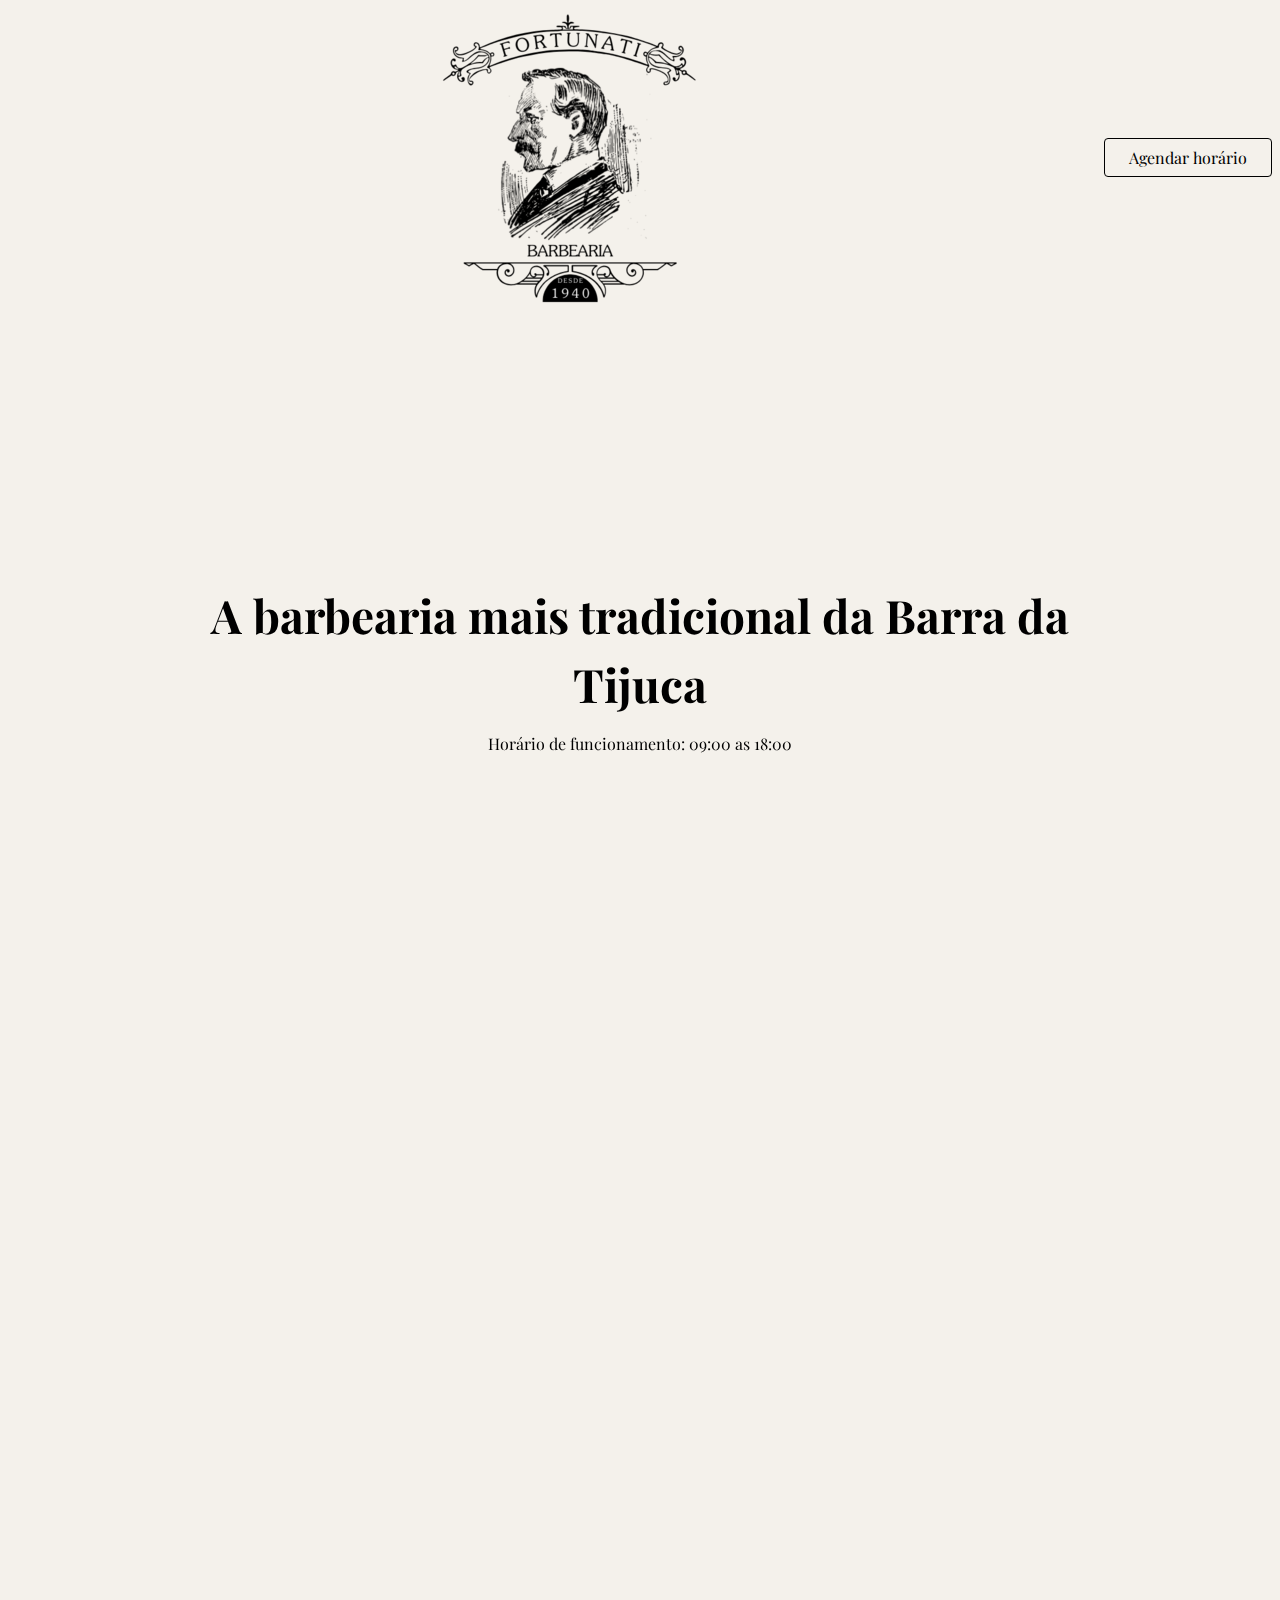
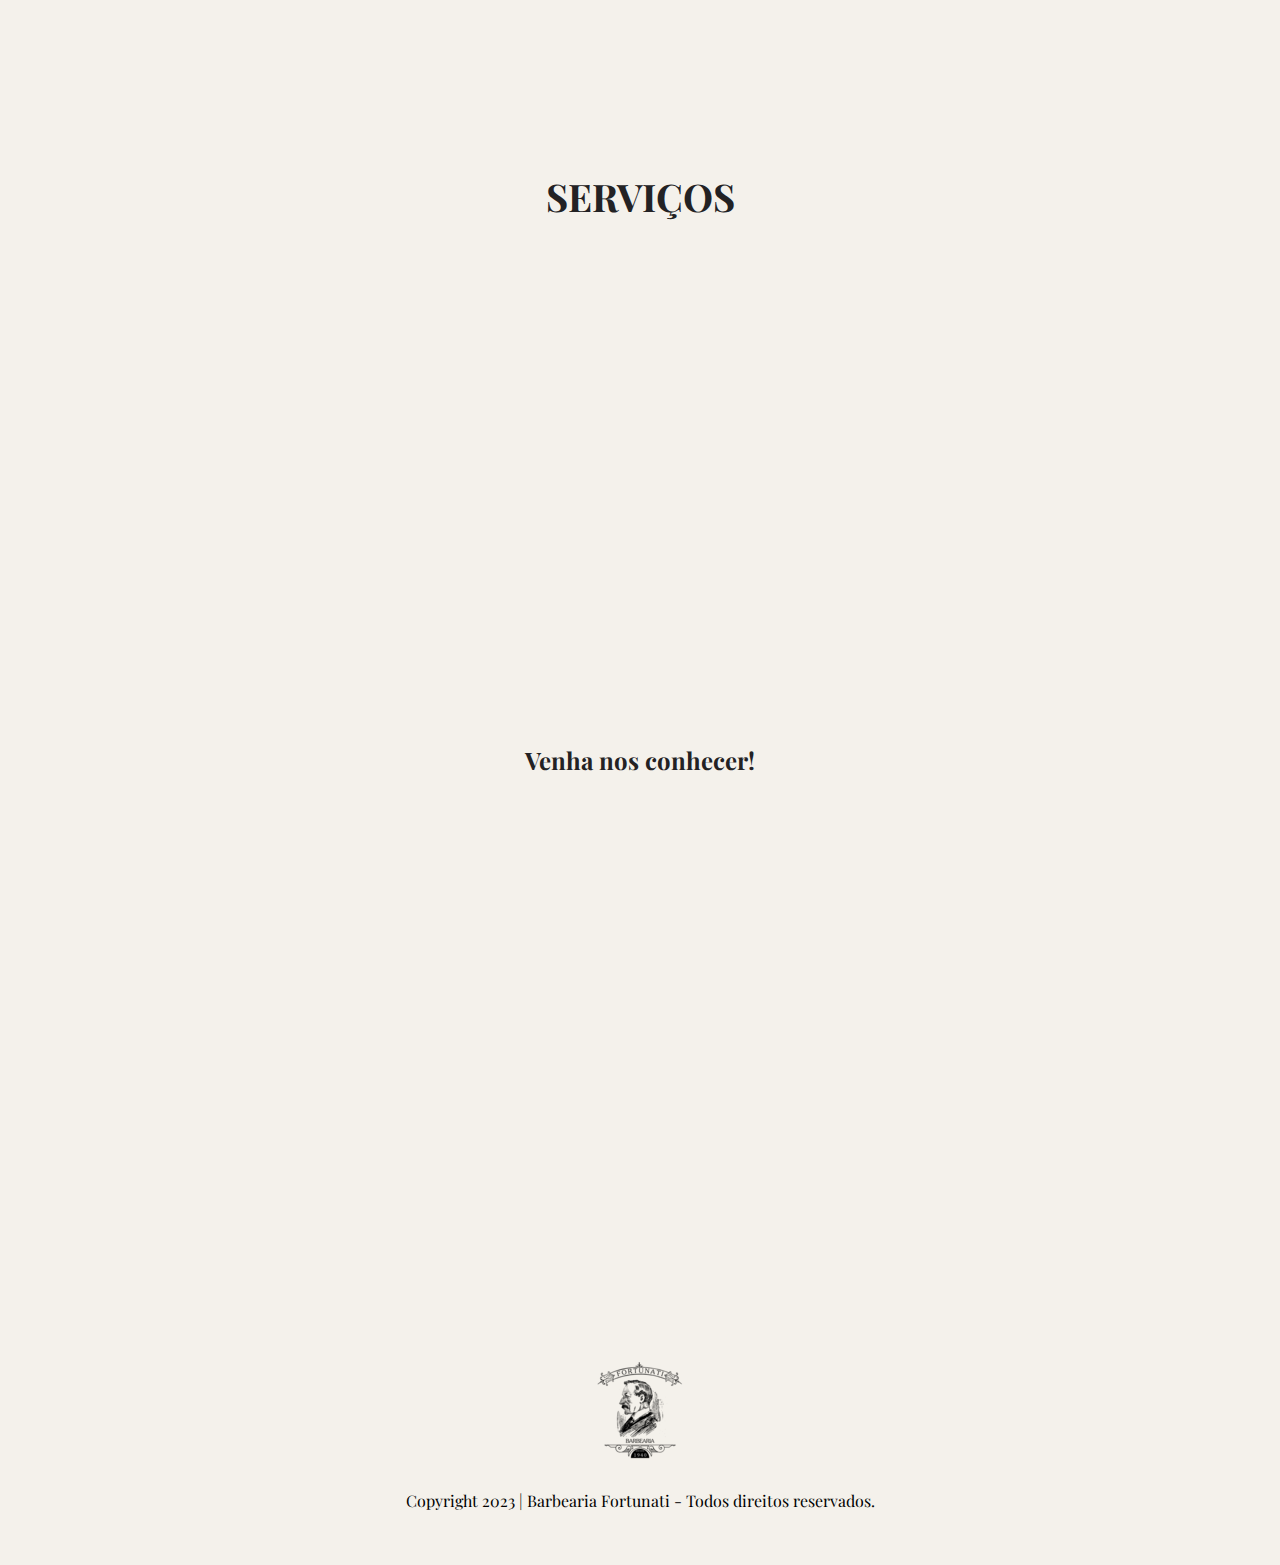
<file: barbearia_julia/Landing Page/index.html>
<!DOCTYPE html>
<html lang="pt-br">
<head>
  <meta charset="UTF-8">
  <meta name="viewport" content="width=device-width, initial-scale=1.0">

  <link href="https://unpkg.com/aos@2.3.1/dist/aos.css" rel="stylesheet" />
  <link rel="preconnect" href="https://fonts.googleapis.com" />
  <link rel="preconnect" href="https://fonts.gstatic.com" crossorigin />
  <link href="https://fonts.googleapis.com/css2?family=Sora:wght@300;400;500;600&display=swap" rel="stylesheet" />

  <link rel="stylesheet" href="https://cdnjs.cloudflare.com/ajax/libs/font-awesome/6.0.0-beta3/css/all.min.css" integrity="sha512-Fo3rlrZj/k7ujTnHg4CGR2D7kSs0v4LLanw2qksYuRlEzO+tcaEPQogQ0KaoGN26/zrn20ImR1DfuLWnOo7aBA==" crossorigin="anonymous" referrerpolicy="no-referrer" />

  <link rel="stylesheet" href="style.css" />
  <script src="https://unpkg.com/aos@2.3.1/dist/aos.js"></script>
  <style>
    @import url('https://fonts.googleapis.com/css2?family=Playfair+Display&display=swap');
  </style>


  <title>Barbearia Fortunati</title>
</head>
<body>
  <!-- HEADER -->
  <div class="bg-home">
    <header>

      <nav class="header-content container">
        <div class="header-icons" data-aos="fade-down">
          <a href="www.instagram.com/barbeariafortunati" target="_blank">
           <i class="fa-brands fa-instagram fa-2x"></i>   
          </a>
          <a href="www.facebook.com/barbeariafortunati" target="_blank">
            <i class="fa-brands fa-facebook fa-2x"></i>   
          </a>
          <a href="www.tiktok.com/barbeariafortunati">
            <i class="fa-brands fa-tiktok fa-2x"></i>   
          </a>
        </div>

        <div id="logouaua" class="header-logo"  data-aos-delay="300">
          <img 
            
            src="./imagens/logobarbearia300px.png" 
         
          />
        </div>

        <div >
          <a class="header-button" href="https://api.whatsapp.com/send?phone=5561999639758&text=Quero%20fazer%20um%20site%20hoje!">
            Agendar horário
          </a>
        </div>

      </nav>

      <main class="hero container" data-aos="fade-up" data-aos-delay="400">
        <h1>A barbearia mais tradicional da Barra da Tijuca</h1>
        <p>Horário de funcionamento: 09:00 as 18:00</p>
    
      </main>

    </header>

  </div>

  <!-- ABOUT -->
  <section class="about">
    <div class="container about-content">
      <div data-aos="zoom-in" data-aos-delay="100">
        <img 
          src="imagens/cadeirabarbeiro.jpg" 
          alt="Imagem sobre a barbearia"
        />
      </div>

      <div 
        class="about-description"
        data-aos="zoom-out-left" data-aos-delay="250"
      >
        <h2 style="text-align: center;">Sobre nós</h2>
        <p> Criado por Ivaldino Fortunati em 1940, o espaço que se encontra no coração da Barra da Tijuca foi construido com muito amor por toda a família Fortunati. 
          A família é constituída de 4 barbeiros, todos aprenderam com o pai a barbear e estão todos trabalhando na loja! </p>
        
      </div>

    </div>
  </section>

  <!-- SERVICES -->

  <section class="services">

    <div class="services-content container">
      <h2>Serviços</h2>
    
    </div>

    <section class="haircuts">

      <div class="haircut" data-aos="fade-up" data-aos-delay="150">
        <img
          src="imagens/cortenormal].jpg"
          alt="Corte normal"
        />
        <div class="haircut-info">
          <strong>Corte normal</strong>
          <button>
            R$ 45,00
          </button>
        </div>
      </div>

      <div class="haircut" data-aos="fade-up" data-aos-delay="250">
        <img
          src="imagens/barbacompleta.jpg"
          alt="Barba completa"
        />
        <div class="haircut-info">
          <strong>Barba completa</strong>
          <button>
            R$ 35,00
          </button>
        </div>
      </div>

      <div class="haircut" data-aos="fade-up" data-aos-delay="400">
        <img
          src="imagens/corteebarba.jpg"
          alt="Corte e barba"
        />
        <div class="haircut-info">
          <strong>Corte e barba</strong>
          <button>
            R$ 85,00
          </button>
        </div>
      </div>

    </section>

  </section>

  <!-- FOOTER -->

  <div class="services">
    <h2>Venha nos conhecer!</h2>
  </div>

  <iframe
  width="100%"
  
    <iframe src="https://www.google.com/maps/embed?pb=!1m18!1m12!1m3!1d58765.19395489103!2d-43.40857962961454!3d-22.993475710590513!2m3!1f0!2f0!3f0!3m2!1i1024!2i768!4f13.1!3m3!1m2!1s0x9bda4a27b6fe5d%3A0x63c3f6d1d89e0f4e!2sBarra%20da%20Tijuca%2C%20Rio%20de%20Janeiro%20-%20RJ!5e0!3m2!1spt-BR!2sbr!4v1700154604732!5m2!1spt-BR!2sbr" width="600" height="450" style="border:0;" allowfullscreen="" loading="lazy" referrerpolicy="no-referrer-when-downgrade" ></iframe>

  <footer class="footer">
    <div class="footer-icons">
      <a href="instagram.com/barbeariafortunati" target="_blank">
        <i class="fa-brands fa-instagram fa-2x"></i>   
       </a>
       <a href="facebook.com/barbeariafortunati">
         <i class="fa-brands fa-facebook fa-2x"></i>   
       </a>
       <a href="tiktok.com/barbeariafortunati">
         <i class="fa-brands fa-tiktok fa-2x"></i>   
       </a>
    </div>

    <div >
      <a href="#logouaua">
      <img 
        src="imagens/logobarbeariamenor.png" 
        alt="Logo barbearia"
        href="index.html"
      />
      </a>
    </div>

    <p>Copyright 2023 | Barbearia Fortunati - Todos direitos reservados.</p>
  </footer>

  <!-- Button Whatsapp -->

  <a 
   href="https://api.whatsapp.com/send?phone=5561999639758&text=Quero%20fazer%20um%20site%20hoje!"
   class="btn-whatsapp"
   target="_blank"
   data-aos="zoom-in-up" data-aos-delay="400"
  >
    <img src="assets/whatssapp.svg" alt="Botao whatsapp" />
    <span class="tooltip-text">Agende seu horário</span>
  </a>


  <script src="script.js"></script>
</body>
</html>
</file>
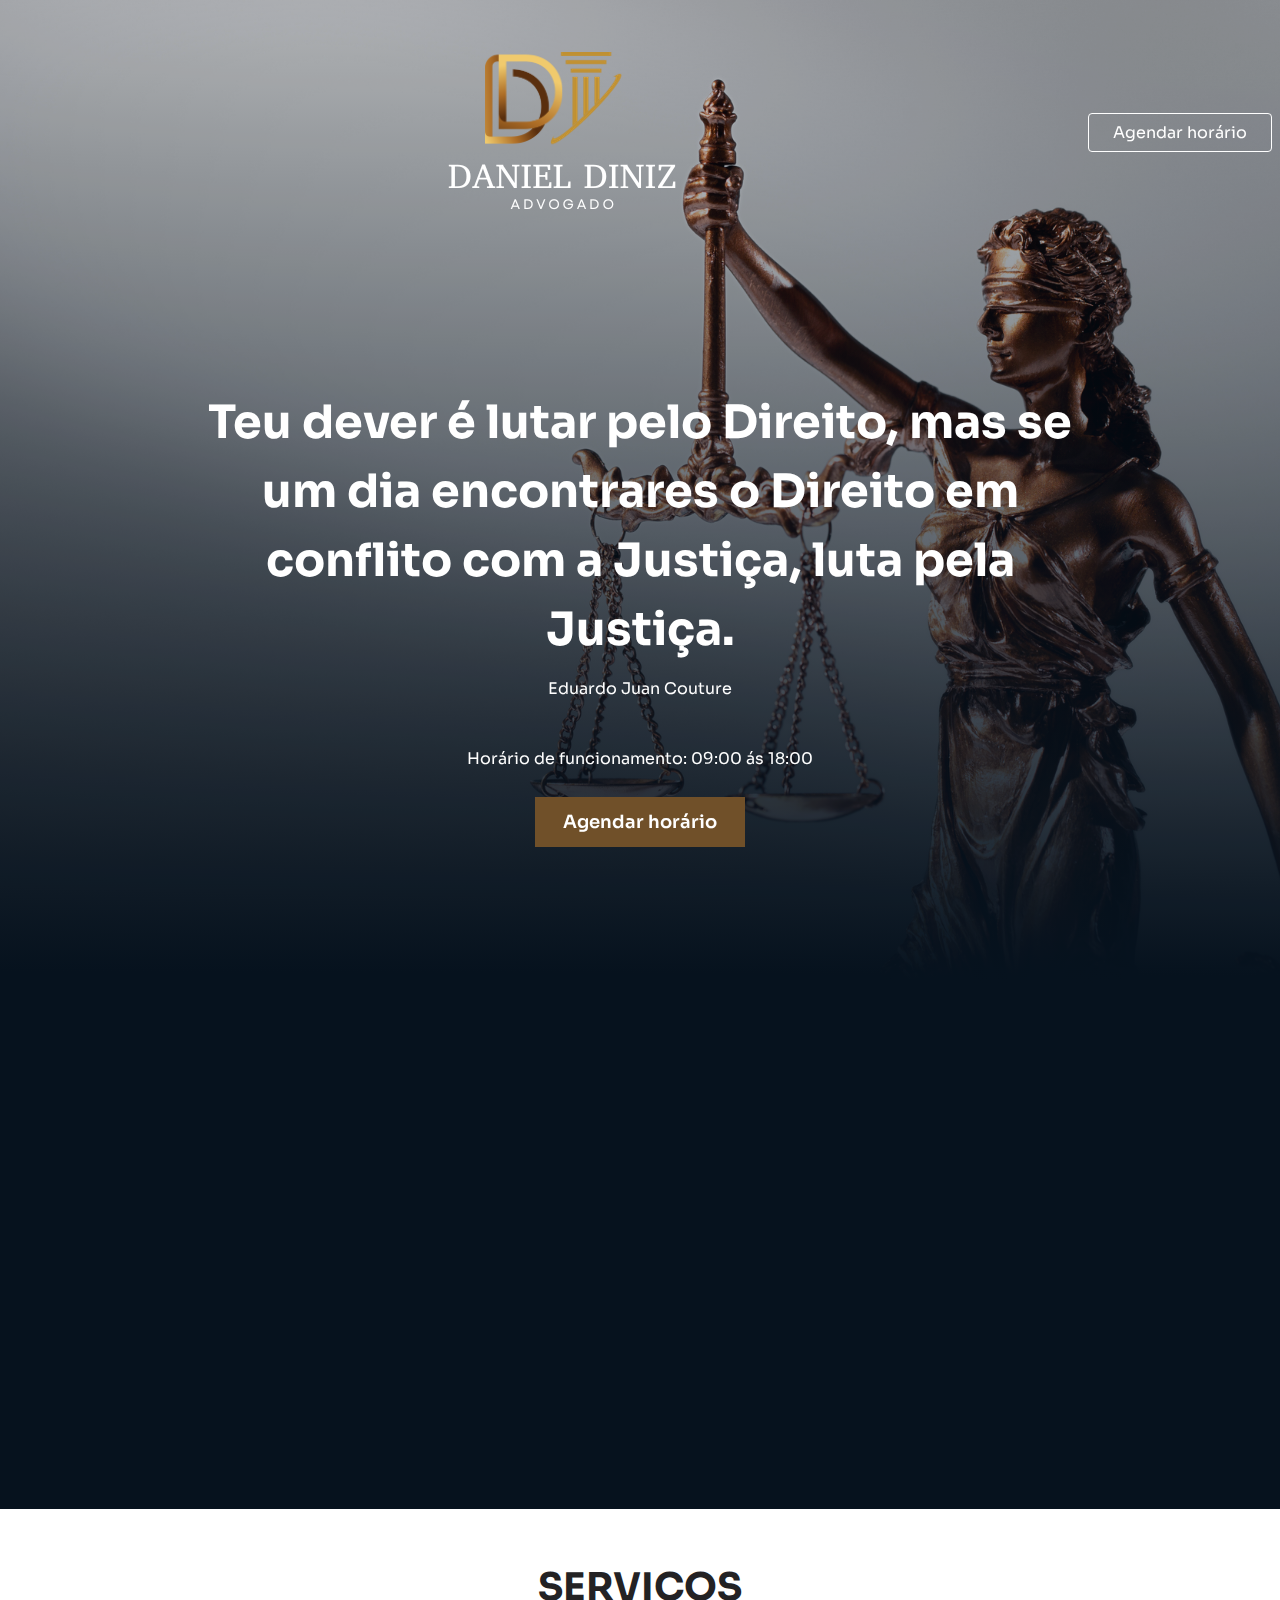
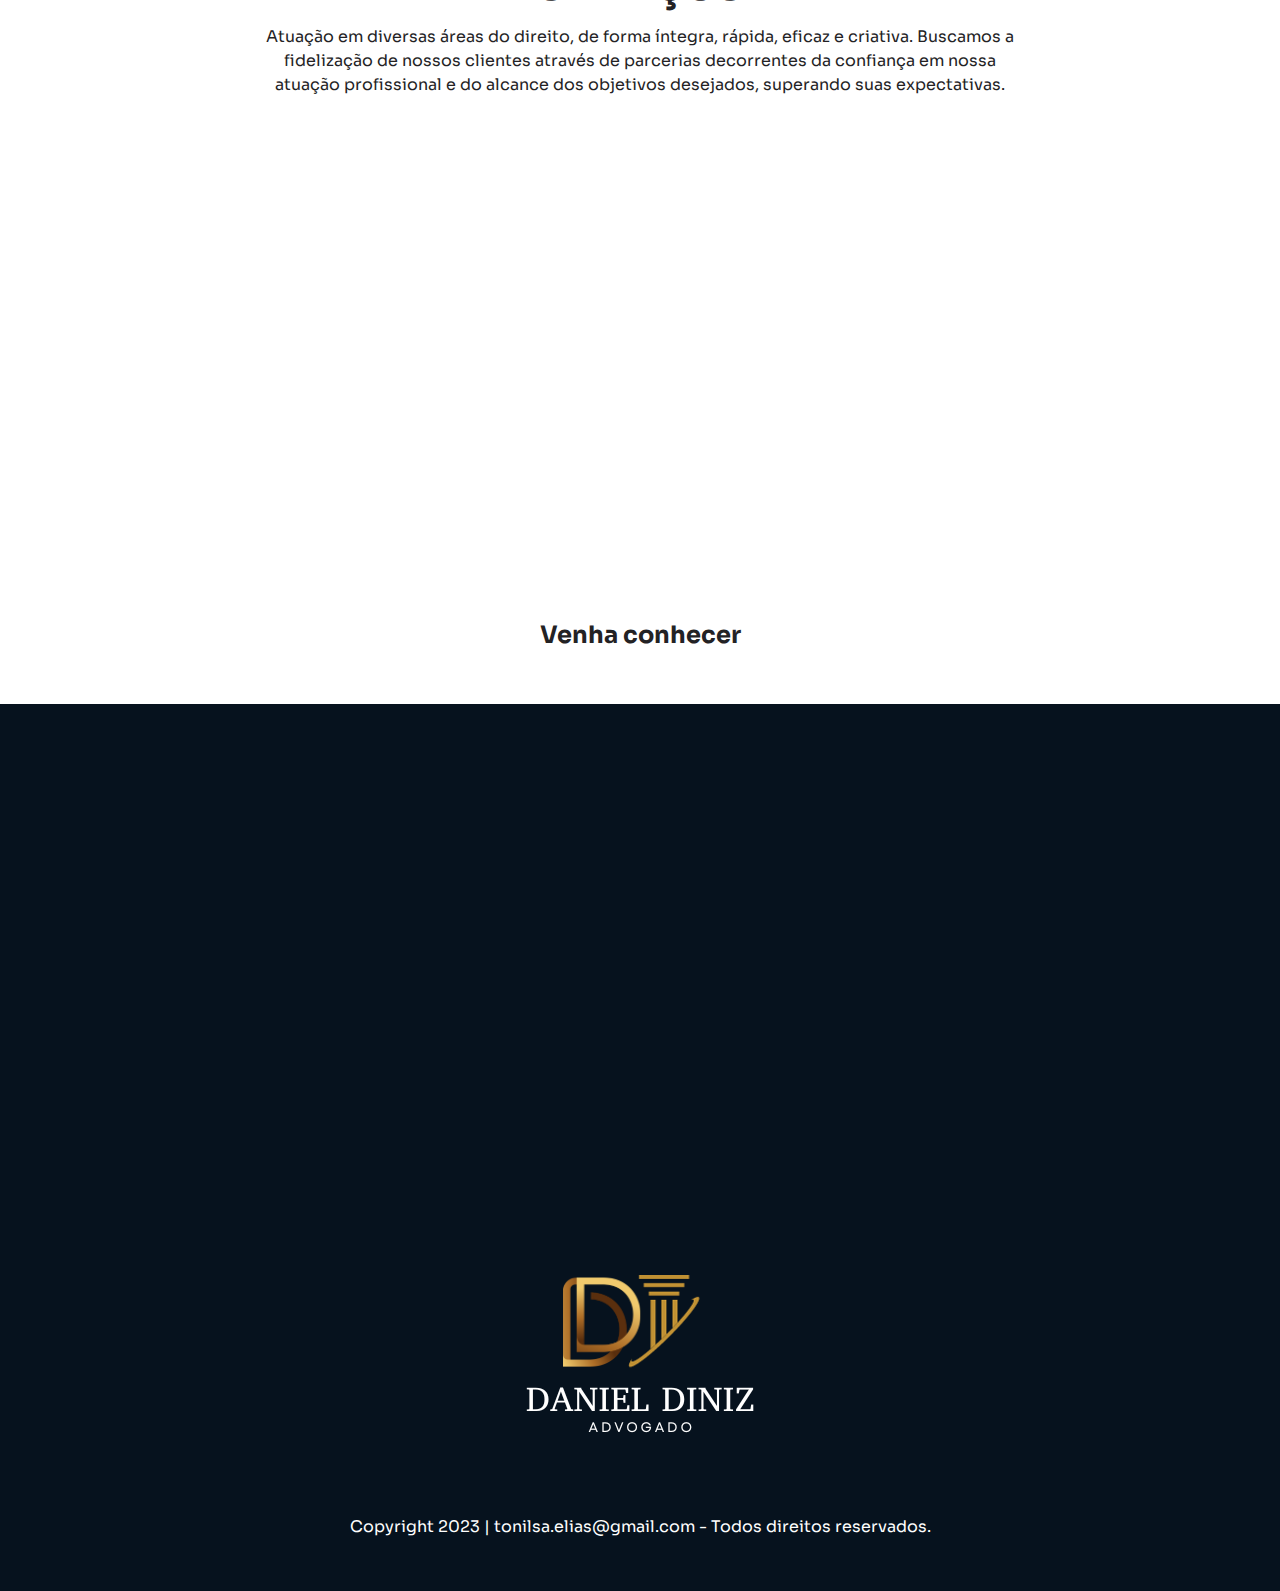
<file: Landing Page Adv_Antonia/Landing Page Adv/index.html>
<!DOCTYPE html>
<html lang="pt-br">

<head>
  <meta charset="UTF-8">
  <meta name="viewport" content="width=device-width, initial-scale=1.0">

  <link href="https://unpkg.com/aos@2.3.1/dist/aos.css" rel="stylesheet" />
  <link rel="preconnect" href="https://fonts.googleapis.com" />
  <link rel="preconnect" href="https://fonts.gstatic.com" crossorigin />
  <link href="https://fonts.googleapis.com/css2?family=Sora:wght@300;400;500;600&display=swap" rel="stylesheet" />

  <link rel="stylesheet" href="https://cdnjs.cloudflare.com/ajax/libs/font-awesome/6.0.0-beta3/css/all.min.css"
    integrity="sha512-Fo3rlrZj/k7ujTnHg4CGR2D7kSs0v4LLanw2qksYuRlEzO+tcaEPQogQ0KaoGN26/zrn20ImR1DfuLWnOo7aBA=="
    crossorigin="anonymous" referrerpolicy="no-referrer" />

  <link rel="stylesheet" href="style.css" />
  <script src="https://unpkg.com/aos@2.3.1/dist/aos.js"></script>


  <title>Advogado Daniel Diniz</title>
</head>

<body>
  <!-- HEADER -->
  <div class="bg-home">
    <header>

      <nav class="header-content container">
        <div class="header-icons" data-aos="fade-down">
          <a href="https://instagram.com/daniel_diniss?igshid=NzZlODBkYWE4Ng==" target="_blank">
            <i class="fa-brands fa-instagram fa-2x"></i>
          </a>
          <a href="https://www.facebook.com/daniel.diniz.583?mibextid=PzaGJu" target="_blank">
            <i class="fa-brands fa-facebook fa-2x"></i>
          </a>
          <a href="#">
            <i class="fa-brands fa-tiktok fa-2x"></i>
          </a>
        </div>

        <section id="link_logo">
        <div class="header-logo" data-aos="fade-up" data-aos-delay="300">
          <img data-aos="flip-up" data-aos-delay="300" data-aos-duration="1500" src="./assets/logo Daniel branco.png"
            alt="aqui vai a logo" />
        </div>
        </section>

        <div data-aos="fade-down">
          <a class="header-button" href="https://api.whatsapp.com/send?phone=5561982948114">
            Agendar horário
          </a>
        </div>

      </nav>

      <main class="hero container" data-aos="fade-up" data-aos-delay="400">
        <h1>Teu dever é lutar pelo Direito, mas se um dia encontrares o Direito em conflito com a Justiça, luta pela
          Justiça.</h1>
        <p>Eduardo Juan Couture</p>
        <br>
        <p>Horário de funcionamento: 09:00 ás 18:00</p>
        <a href="https://api.whatsapp.com/send?phone=5561982948114" class="button-contact" target="_blank">
          Agendar horário
        </a>
      </main>

    </header>

  </div>

  <!-- ABOUT -->
  <section class="about">
    <div class="container about-content">
      <div data-aos="zoom-in" data-aos-delay="100">
        <img src="assets/Foto.jpeg" alt="Foto Daniel" />
      </div>

      <div class="about-description" data-aos="zoom-out-left" data-aos-delay="250">
        <h2>Sobre</h2>
        <p>Daniel Elias de Souza Dinis, Bacharel em Direito, formado pela Faculdade Católica, OAB 000001, 23 anos</p>
        <p>Localizado no endereço: QN 07 Riacho Mall Sala 1000000, Riacho Fundo - Brasília - DF</p>
        <p>Horário de funcionamento: <strong>09:00</strong> ás <strong>19:00</strong></p>
      </div>

    </div>
  </section>

  <!-- SERVICES -->

  <section class="services">

    <div class="services-content container">
      <h2>Serviços</h2>
      <p>Atuação em diversas áreas do direito, de forma íntegra, rápida, eficaz e criativa.
        Buscamos a fidelização de nossos clientes através de parcerias decorrentes da confiança em
        nossa atuação profissional e do alcance dos objetivos desejados, superando suas expectativas.</p>
    </div>

    <section class="haircuts">

      <div class="haircut" data-aos="fade-up" data-aos-delay="150">
        <a href="civel.html"><img src="assets/foto 2.jpg" alt="imagem martelo e balança"/></a> 
        <div class="haircut-info">
          <strong>Vara cível</strong>

        </div>
      </div>

      <div class="haircut" data-aos="fade-up" data-aos-delay="250">
        <a href="criminal.html"><img src="assets/foto 3.jpg" alt="imagem teto"/></a>
        <div class="haircut-info">
          <strong>Vara criminal</strong>
        </div>
      </div>

      <div class="haircut" data-aos="fade-up" data-aos-delay="400">
        <a href="familiar.html"><img src="assets/foto 4.jpg" alt="imagem martelo e balança"/></a>
        <div class="haircut-info">
          <strong>Vara da família</strong>

        </div>
      </div>

    </section>

  </section>

  <!-- FOOTER -->

  <div class="services">
    <h2>Venha conhecer</h2>
  </div>

  <iframe width="100%"
    src="https://maps.google.com/maps?q=QN12A+Riacho+Fundo+2&t=&z=13&ie=UTF8&iwloc=&output=embed"
    width="600" height="450" style="border:0;" allowfullscreen="" loading="lazy"
    referrerpolicy="no-referrer-when-downgrade"></iframe>

  <footer class="footer">
    <div class="footer-icons">
      <a href="https://instagram.com/daniel_diniss?igshid=NzZlODBkYWE4Ng==" target="_blank">
        <i class="fa-brands fa-instagram fa-2x"></i>
      </a>
      <a href="https://www.facebook.com/daniel.diniz.583?mibextid=PzaGJu">
        <i class="fa-brands fa-facebook fa-2x"></i>
      </a>
      <a href="#">
        <i class="fa-brands fa-tiktok fa-2x"></i>
      </a>
    </div>
    <div>
      <a href="#link_logo"><img src="assets/logo Daniel branco.png" alt="Imagem logo"/></a>
    </div>
  
    

    <p>Copyright 2023 | tonilsa.elias@gmail.com - Todos direitos reservados.</p>
  </footer>

  <!-- Button Whatsapp -->

  <a href="https://api.whatsapp.com/send?phone=5561982948114" class="btn-whatsapp" target="_blank" data-aos="zoom-in-up"
    data-aos-delay="400">
    <img src="assets/whatssapp.svg" alt="Botao whatsapp" />
    <span class="tooltip-text">Agende seu horário</span>
  </a>


  <script src="script.js"></script>
</body>

</html>
</file>
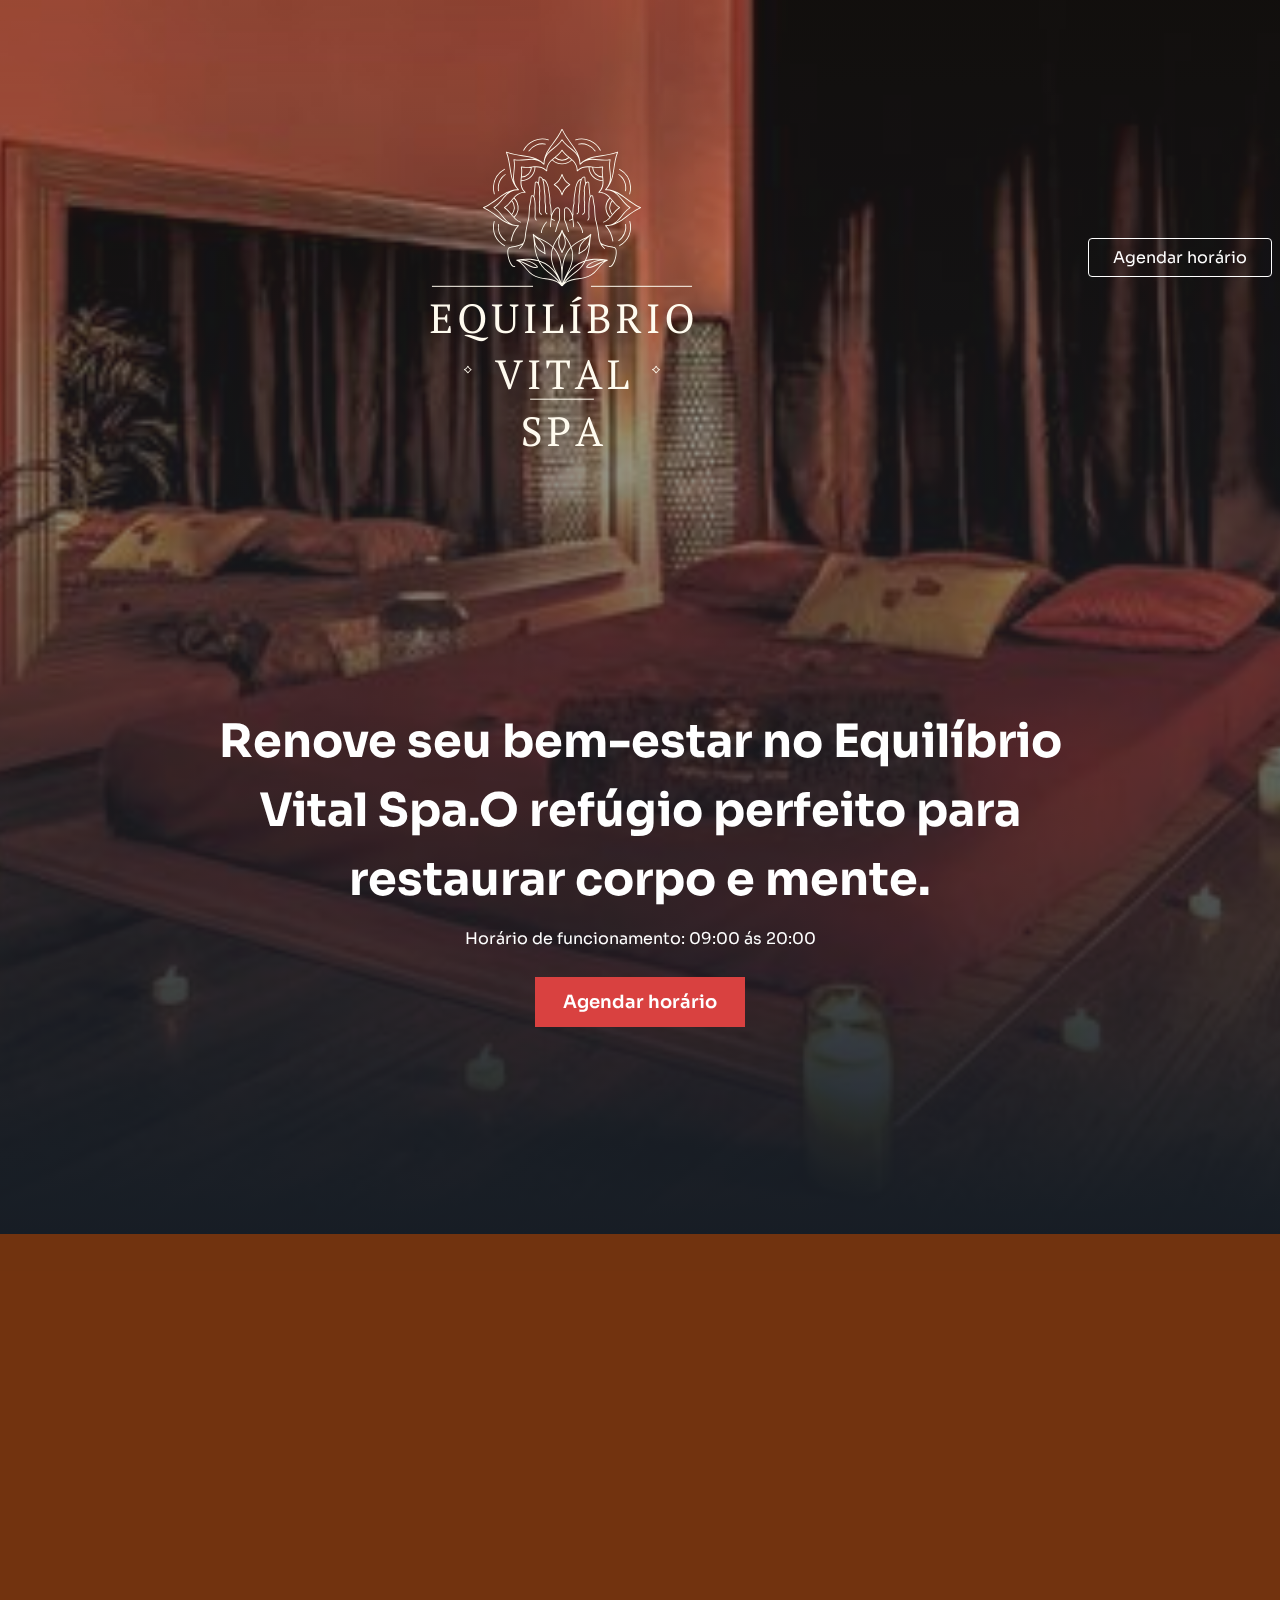
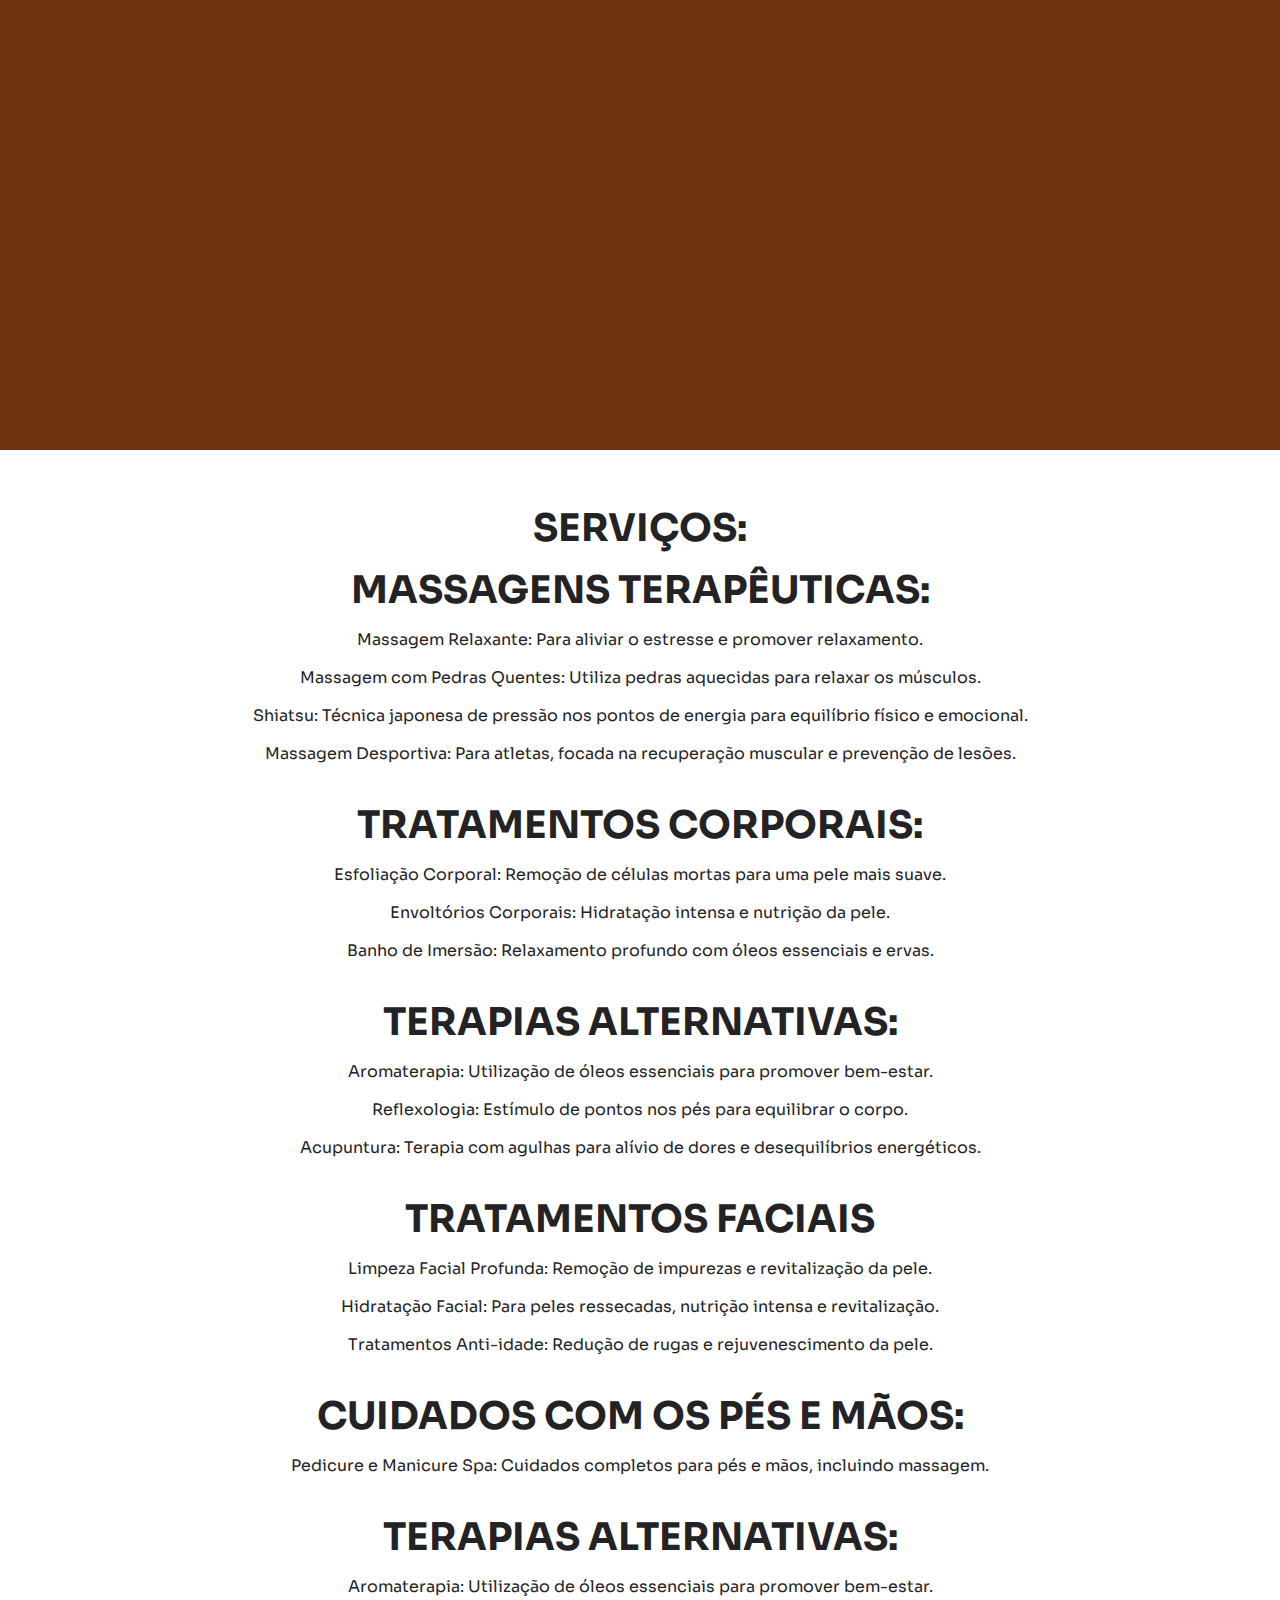
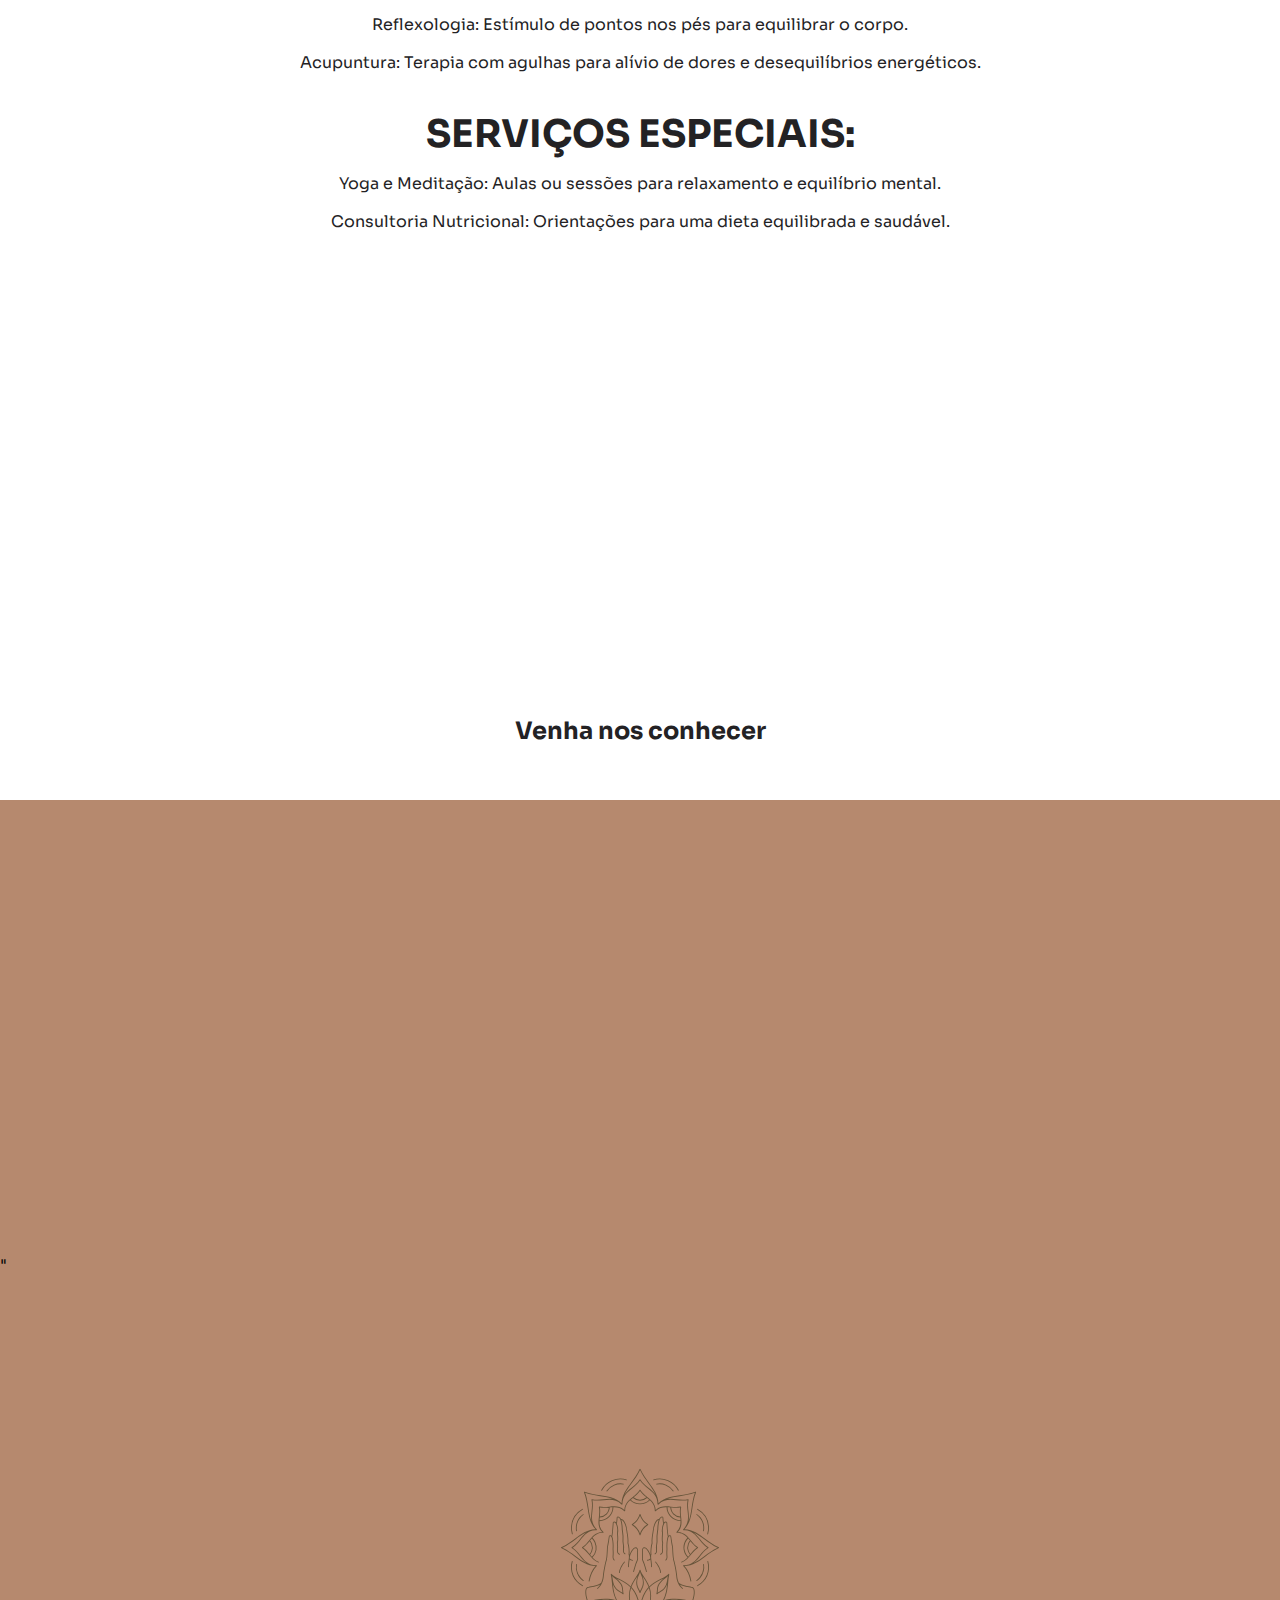
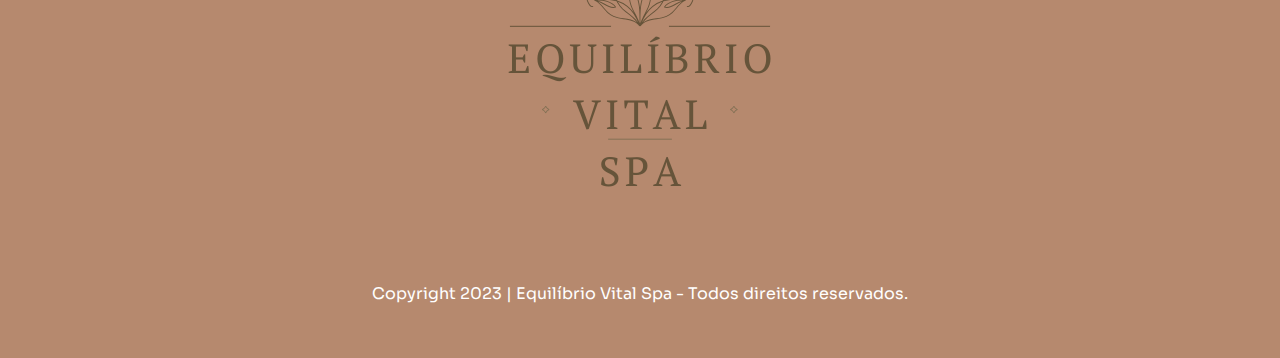
<file: Landing Page_Beatriz/Landing Page/index.html>
<!DOCTYPE html>
<html lang="pt-br">

<head>
  <meta charset="UTF-8">
  <meta name="viewport" content="width=device-width, initial-scale=1.0">

  <link href="https://unpkg.com/aos@2.3.1/dist/aos.css" rel="stylesheet" />
  <link rel="preconnect" href="https://fonts.googleapis.com" />
  <link rel="preconnect" href="https://fonts.gstatic.com" crossorigin />
  <link href="https://fonts.googleapis.com/css2?family=Sora:wght@300;400;500;600&display=swap" rel="stylesheet" />

  <link rel="stylesheet" href="https://cdnjs.cloudflare.com/ajax/libs/font-awesome/6.0.0-beta3/css/all.min.css"
    integrity="sha512-Fo3rlrZj/k7ujTnHg4CGR2D7kSs0v4LLanw2qksYuRlEzO+tcaEPQogQ0KaoGN26/zrn20ImR1DfuLWnOo7aBA=="
    crossorigin="anonymous" referrerpolicy="no-referrer" />

  <link rel="stylesheet" href="style.css" />
  <script src="https://unpkg.com/aos@2.3.1/dist/aos.js"></script>
  <link rel="shortcut icon" href="favicon_io.zip" type="image/x-icon">


  <title>Equilíbrio Vital Spa</title>
</head>

<body>
  <!-- HEADER -->
  <div class="bg-home">
    <header>

      <nav class="header-content container">
        <div class="header-icons" data-aos="fade-down">
          <a href="https://www.instagram.com/" target="_blank">
            <i class="fa-brands fa-instagram fa-2x"></i>
          </a>
          <a href="https://www.facebook.com/?locale=pt_BR" target="_blank">
            <i class="fa-brands fa-facebook fa-2x"></i>
          </a>
          <a href="https://www.tiktok.com/pt-BR/">
            <i class="fa-brands fa-tiktok fa-2x"></i>
          </a>
        </div>

        <div class="header-logo" data-aos="fade-up" data-aos-delay="300">
          <img data-aos="flip-up" data-aos-delay="300" data-aos-duration="1500"
            src="Line Art Mandala Aesthetic Logo 2.png" alt="aqui vai a logo" />
        </div>

        <div data-aos="fade-down">
          <a class="header-button" href="https://www.whatsapp.com/?lang=pt_BR">
            Agendar horário
          </a>
        </div>

      </nav>

      <main class="hero container" data-aos="fade-up" data-aos-delay="400">
        <h1>Renove seu bem-estar no Equilíbrio Vital Spa.O refúgio perfeito para restaurar corpo e mente.</h1>
        <p>Horário de funcionamento: 09:00 ás 20:00</p>
        <a href="https://api.whatsapp.com/send?phone=5511000000000&text=Quero%20fazer%20um%20agendamento%20hoje!"
          class="button-contact" target="_blank">
          Agendar horário
        </a>
      </main>

    </header>

  </div>

  <!-- ABOUT -->
  <section class="about">
    <div class="container about-content">
      <div data-aos="zoom-in" data-aos-delay="100">
        <img src="foto.png" alt="Imagem sobre a barbearia" />
      </div>

      <div class="about-description" data-aos="zoom-out-left" data-aos-delay="250">

        <p>Bem-vindo ao Equilíbrio Vital Spa, onde a tranquilidade se encontra com o rejuvenescimento. Nosso santuário
          de bem-estar foi cuidadosamente criado para oferecer uma experiência holística de relaxamento e renovação.
          Deixe-se envolver pela serenidade de nossos ambientes, onde cada detalhe foi concebido para restaurar o
          equilíbrio do corpo, mente e espírito. Descubra uma variedade de tratamentos terapêuticos, massagens
          revitalizantes e programas personalizados, tudo elaborado para nutrir sua vitalidade interior. No Equilíbrio
          Vital Spa, mergulhe em uma jornada de rejuvenescimento e descoberta pessoal.</p>
        <p>Nosso horário de funcionamento <strong>09:00</strong> ás <strong>20:00</strong></p>
      </div>

    </div>
  </section>

  <!-- SERVICES -->

  <section class="services">

    <div class="services-content container">
      <h2>Serviços:</h2>
      <h2>Massagens Terapêuticas:</h2>
      <p> Massagem Relaxante: Para aliviar o estresse e promover relaxamento. </p>
      <p> Massagem com Pedras Quentes: Utiliza pedras aquecidas para relaxar os músculos.</p>
      <p>Shiatsu: Técnica japonesa de pressão nos pontos de energia para equilíbrio físico e emocional.
      <p> Massagem Desportiva: Para atletas, focada na recuperação muscular e prevenção de lesões.</p> <br>
      <h2>Tratamentos Corporais:</h2>
      <p> Esfoliação Corporal: Remoção de células mortas para uma pele mais suave.</p>
      <p> Envoltórios Corporais: Hidratação intensa e nutrição da pele.</p>
      <p> Banho de Imersão: Relaxamento profundo com óleos essenciais e ervas.</p><br>
      <h2>Terapias Alternativas:</h2>
      <p>Aromaterapia: Utilização de óleos essenciais para promover bem-estar. </p>
      <p>Reflexologia: Estímulo de pontos nos pés para equilibrar o corpo.</p>
      <p> Acupuntura: Terapia com agulhas para alívio de dores e desequilíbrios energéticos.</p><br>
      <h2>Tratamentos Faciais</h2>
      <p>Limpeza Facial Profunda: Remoção de impurezas e revitalização da pele. </p>
      <p>Hidratação Facial: Para peles ressecadas, nutrição intensa e revitalização. </p>
      <p> Tratamentos Anti-idade: Redução de rugas e rejuvenescimento da pele.</p><br>
      <h2>Cuidados com os Pés e Mãos:</h2>
      <p> Pedicure e Manicure Spa: Cuidados completos para pés e mãos, incluindo massagem.</p><br>
      <h2>Terapias Alternativas:</h2>
      <p> Aromaterapia: Utilização de óleos essenciais para promover bem-estar.</p>
      <p> Reflexologia: Estímulo de pontos nos pés para equilibrar o corpo. </p>
      <p> Acupuntura: Terapia com agulhas para alívio de dores e desequilíbrios energéticos.</p><br>
      <h2>Serviços Especiais:</h2>
      <p>Yoga e Meditação: Aulas ou sessões para relaxamento e equilíbrio mental. </p>
      <p>Consultoria Nutricional: Orientações para uma dieta equilibrada e saudável.</p><br>
    </div>

    <section class="haircuts">

      <div class="haircut" data-aos="fade-up" data-aos-delay="150">
        <img src="pedras quentes.jpg" alt="Massagem com pedras quentes" />
        <div class="haircut-info">
          <strong>Massagem com pedras quentes</strong>
          <a href="https://www.whatsapp.com/?lang=pt_BR"> <button>
              R$:250
            </button></a>
        </div>
      </div>

      <div class="haircut" data-aos="fade-up" data-aos-delay="250">
        <img src="oleos.jpg" alt="Banho de imersão com óleos essenciais" />
        <div class="haircut-info">
          <strong>Banho de imersão com óleos essenciais</strong>
          <a href="https://www.whatsapp.com/?lang=pt_BR"><button>
              R$:100 a R$:180
            </button></a>
        </div>
      </div>

      <div class="haircut" data-aos="fade-up" data-aos-delay="400">
        <img src="pele.jpg" alt="Limpeza de pele" />
        <div class="haircut-info">
          <strong>Limpeza de pele</strong>
          <a href="https://www.whatsapp.com/?lang=pt_BR"><button>
              R$: 100 a R$:150
            </button></a>
        </div>
      </div>

    </section>

  </section>

  <!-- FOOTER -->

  <div class="services">
    <h2>Venha nos conhecer</h2>
  </div>

  <iframe width="100%"
    src="https://www.google.com/maps/embed?pb=!1m18!1m12!1m3!1d3839.1344663772593!2d-47.89478952397998!3d-15.79686222301767!2m3!1f0!2f0!3f0!3m2!1i1024!2i768!4f13.1!3m3!1m2!1s0x935a3ae5fdee6617%3A0x39b9c8b61be3a4fc!2sP%C3%A1tio%20Brasil%20Shopping!5e0!3m2!1spt-BR!2sbr!4v1700158371233!5m2!1spt-BR!2sbr"
    width="600" height="450" style="border:0;" allowfullscreen="" loading="lazy"
    referrerpolicy="no-referrer-when-downgrade"></iframe>"
  </iframe>

  <footer class="footer">
    <div class="footer-icons">
      <a href="https://www.instagram.com/" target="_blank"">
        <i class=" fa-brands fa-instagram fa-2x"></i>
      </a>
      <a href="https://www.facebook.com/?locale=pt_BR">
        <i class="fa-brands fa-facebook fa-2x"></i>
      </a>
      <a href="https://www.tiktok.com/pt-BR/">
        <i class="fa-brands fa-tiktok fa-2x"></i>
      </a>
    </div>

    <div>
      <a href="#">
        <img src="Line Art Mandala Aesthetic Logo1.png" alt="Logo barbearia" />
      </a>
    </div>

    <p>Copyright 2023 | Equilíbrio Vital Spa - Todos direitos reservados.</p>
  </footer>

  <!-- Button Whatsapp -->

  <a href="https://api.whatsapp.com/send?phone=5561999639758&text=Quero%20fazer%20um%20site%20hoje!"
    class="btn-whatsapp" target="_blank" data-aos="zoom-in-up" data-aos-delay="400">
    <img src="assets/whatssapp.svg" alt="Botao whatsapp" />
    <span class="tooltip-text">Agende seu horário</span>
  </a>


  <script src="script.js"></script>
</body>

</html>
</file>
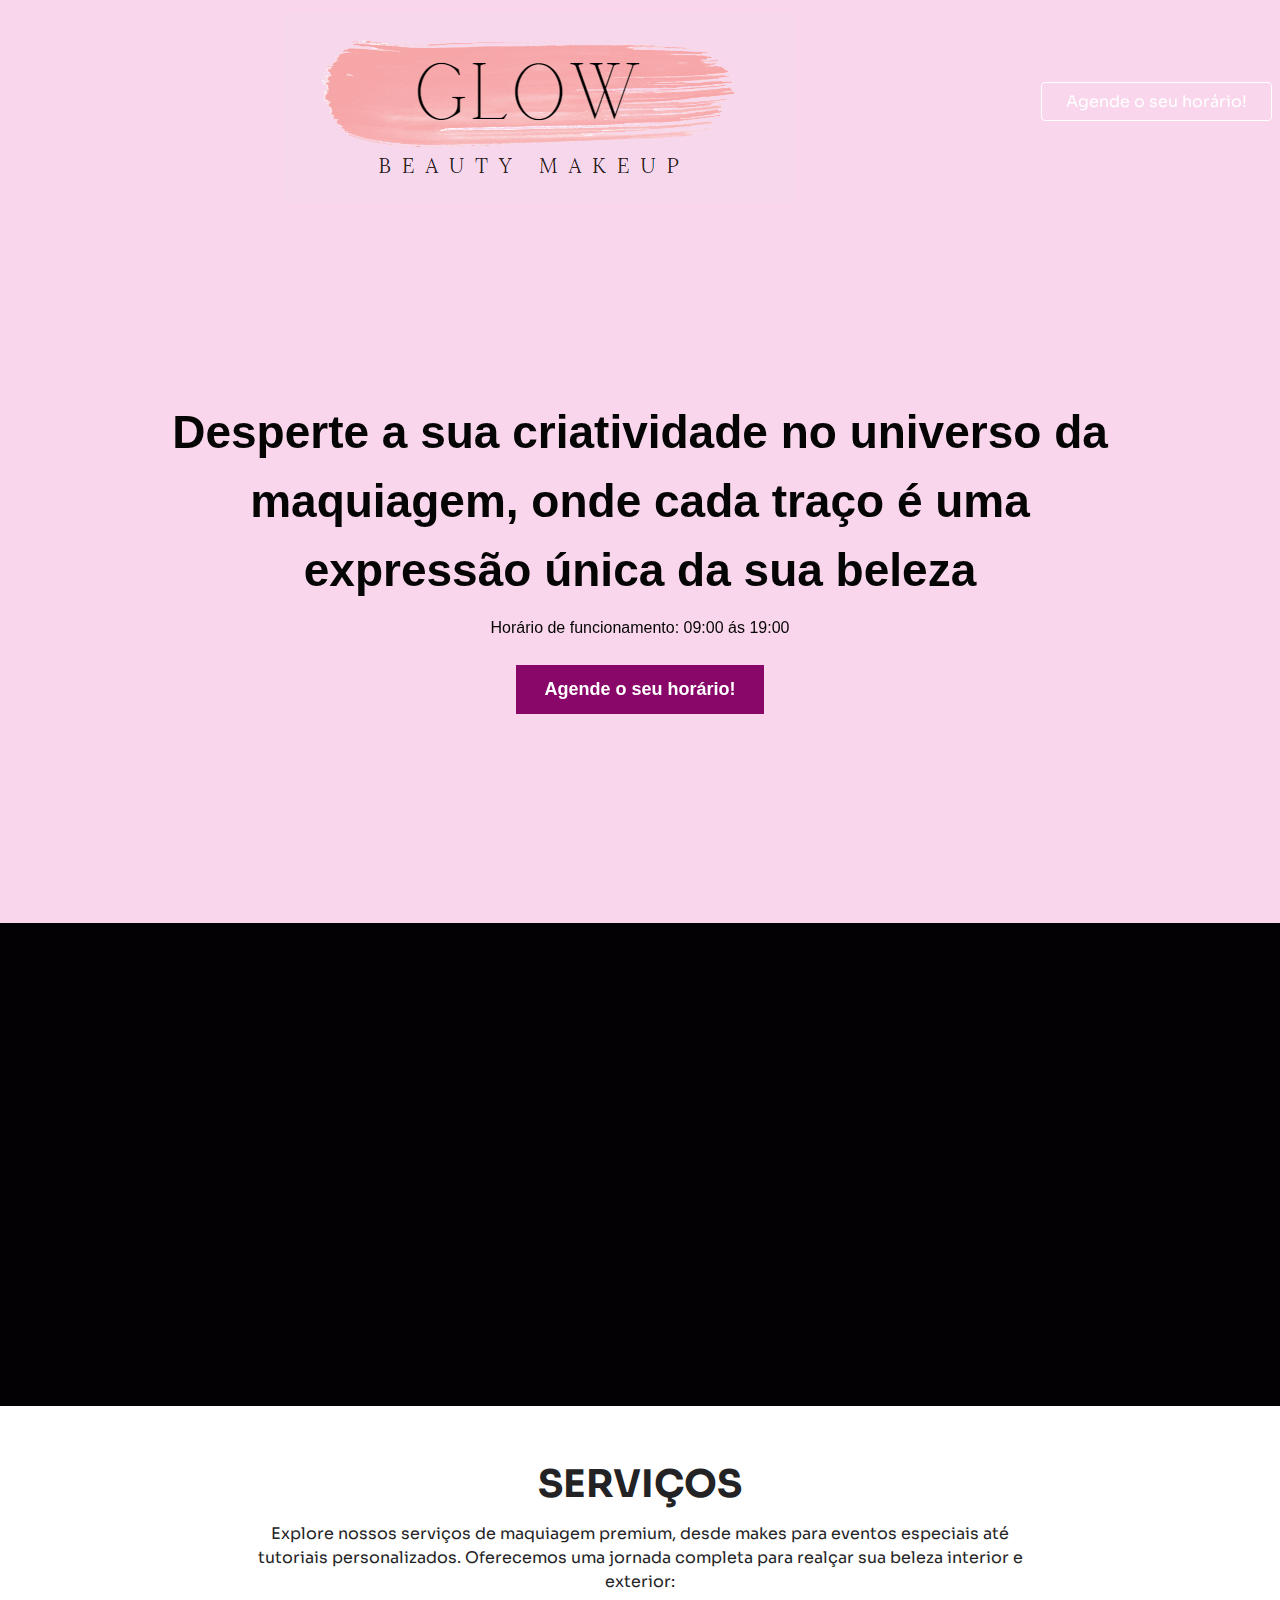
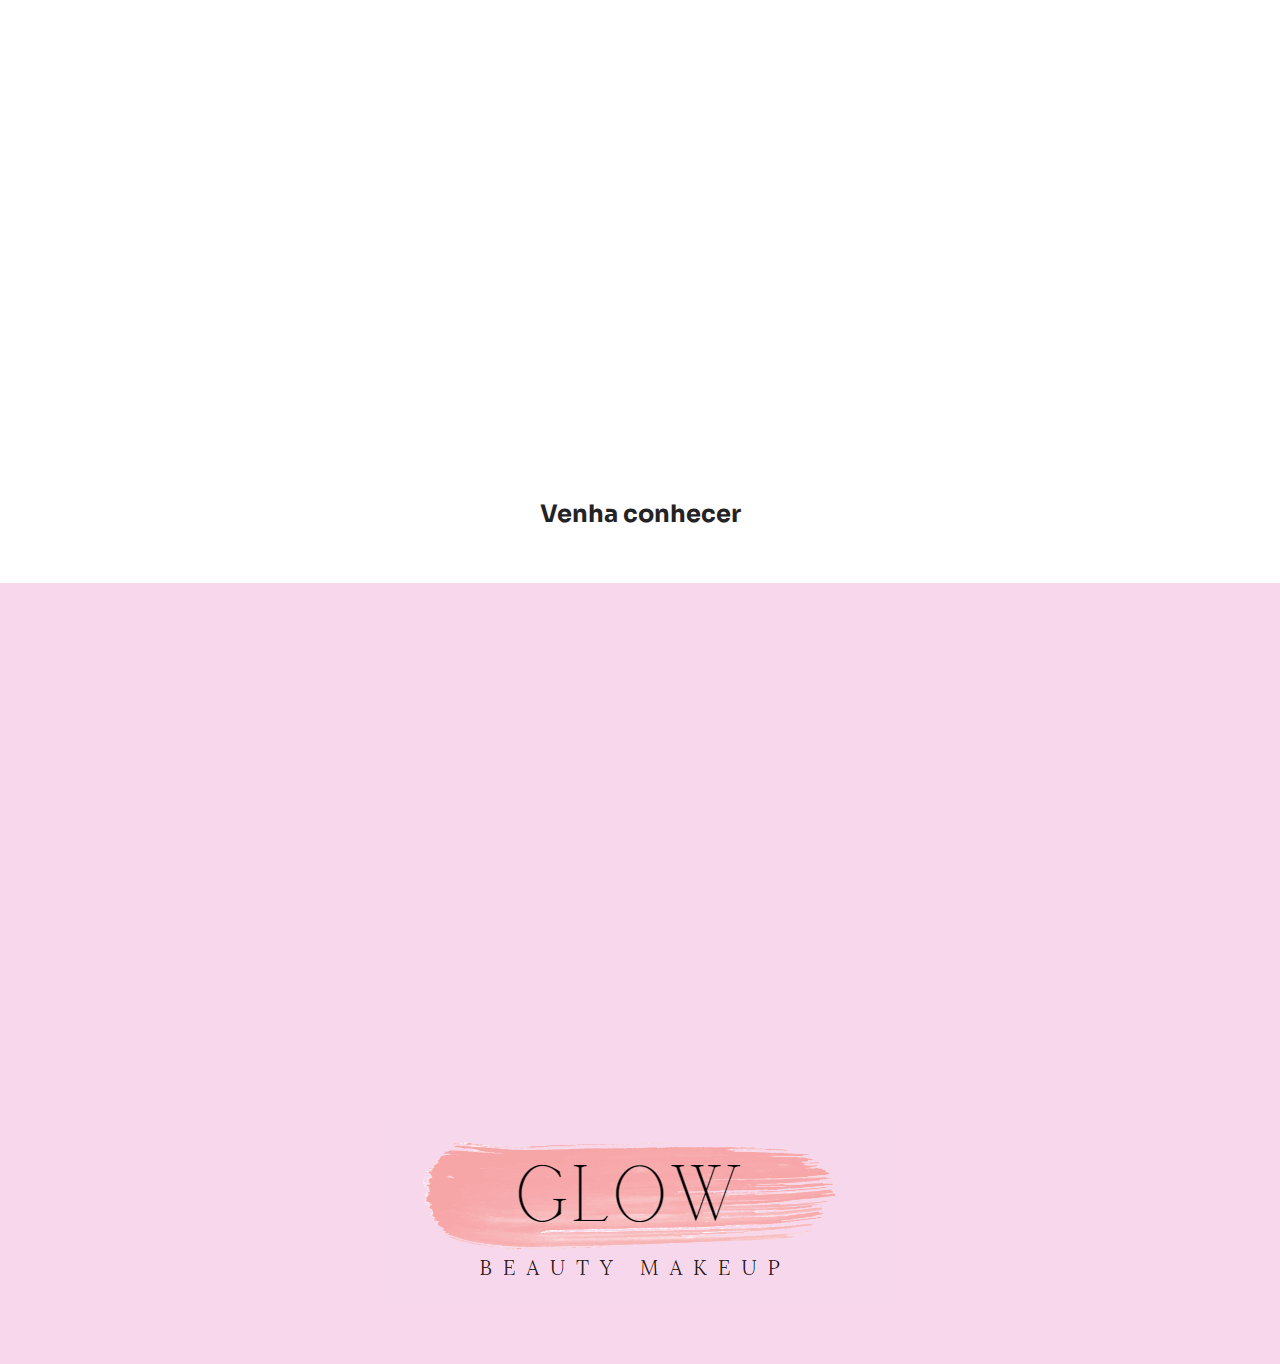
<file: Landing Page_GabiPinheiro/Landing Page/index.html>
<!DOCTYPE html>
<html lang="pt-br">
<head>
  <meta charset="UTF-8">
  <meta name="viewport" content="width=device-width, initial-scale=1.0">

  <link href="https://unpkg.com/aos@2.3.1/dist/aos.css" rel="stylesheet" />
  <link rel="preconnect" href="https://fonts.googleapis.com" />
  <link rel="preconnect" href="https://fonts.gstatic.com" crossorigin />
  <link href="https://fonts.googleapis.com/css2?family=Sora:wght@300;400;500;600&display=swap" rel="stylesheet" />

  <link rel="stylesheet" href="https://cdnjs.cloudflare.com/ajax/libs/font-awesome/6.0.0-beta3/css/all.min.css" integrity="sha512-Fo3rlrZj/k7ujTnHg4CGR2D7kSs0v4LLanw2qksYuRlEzO+tcaEPQogQ0KaoGN26/zrn20ImR1DfuLWnOo7aBA==" crossorigin="anonymous" referrerpolicy="no-referrer" />

  <link rel="stylesheet" href="style.css" />
  <script src="https://unpkg.com/aos@2.3.1/dist/aos.js"></script>


  <title>Makeup</title>
</head>
<body>
  <!-- HEADER -->
  <div class="bg-home">
    <header>

      <nav class="header-content container">
        <div class="header-icons" data-aos="fade-down">
          <a href="https://www.instagram.com/brazilbeautymakeup/" target="_blank">
           <i class="fa-brands fa-instagram fa-2x"></i>   
          </a>
          <a href="https://www.facebook.com/beautymakeuploja/" target="_blank">
            <i class="fa-brands fa-facebook fa-2x"></i>   
          </a>
          <a href="#">
            <i class="fa-brands fa-tiktok fa-2x"></i>   
          </a>
        </div>

        <div class="header-logo" data-aos="fade-up" data-aos-delay="300">
          <img 
            data-aos="flip-up"
            data-aos-delay="300"
            data-aos-duration="1500"
            src="./assets/logo1.png" 
            alt="aqui vai a logo"
          />
        </div>

        <div data-aos="fade-down">
          <a class="header-button" href="https://api.whatsapp.com/send?phone=5511000000000&text=Quero%20fazer%20um%20agendamento%20hoje!">
            Agende o seu horário!
          </a>
        </div>

      </nav>

      <main class="hero container" data-aos="fade-up" data-aos-delay="400">
        <h1>Desperte a sua criatividade no universo da maquiagem, onde cada traço é uma expressão única da sua beleza</h1>
        <p>Horário de funcionamento: 09:00 ás 19:00</p>
        <a 
          href="https://api.whatsapp.com/send?phone=5511000000000&text=Quero%20fazer%20um%20agendamento%20hoje!" 
          class="button-contact" 
          target="_blank"
        >
          Agende o seu horário!
        </a>
      </main>

    </header>

  </div>

  <!-- ABOUT -->
  <section class="about">
    <div class="container about-content">
      <div data-aos="zoom-in" data-aos-delay="100">
        <img 
          src="assets/make0.jpg" 
          alt="Imagem sobre a barbearia"
        />
      </div>

      <div 
        class="about-description"
        data-aos="zoom-out-left" data-aos-delay="250"
      >
        <h2>Sobre</h2>
        <p>Na jornada da beleza, nossa empresa é o caminho que transforma cada rosto em uma obra-prima única. Descubra a arte da maquiagem conosco.</p>
        <p>Horário de funcionamento: <strong>09:00</strong> ás <strong>19:00</strong></p>
      </div>

    </div>
  </section>

  <!-- SERVICES -->

  <section class="services">

    <div class="services-content container">
      <h2>Serviços</h2>
      <p>Explore nossos serviços de maquiagem premium, desde makes para eventos especiais até tutoriais personalizados. Oferecemos uma jornada completa para realçar sua beleza interior e exterior:
       </p>
    </div>

    <section class="haircuts">

      <div class="haircut" data-aos="fade-up" data-aos-delay="150">
        <img
          src="assets/make1.jpg"
          alt="Corte normal"
        />
        <div class="haircut-info">
          <strong>Maquiagem Personalizada</strong>
          
          <button>
            R$ 95,00
          </button>
        </div>
        
      </div>

      <div class="haircut" data-aos="fade-up" data-aos-delay="250">
        <img
          src="assets/make2.jpg"
          alt="Barba completa"
        />
        <div class="haircut-info">
          <strong>Eventos Especiais</strong>
          <button>
            R$ 90,00
          </button>
        </div>
      </div>

      <div class="haircut" data-aos="fade-up" data-aos-delay="400">
        <img
          src="assets/make3.jpg"
          alt="Corte e barba"
        />
        <div class="haircut-info">
          <strong> Tutoriais Exclusivos:</strong>
          <button>
            R$ 100,00
          </button>
        </div>
      </div>
      <div class="haircut" data-aos="fade-up" data-aos-delay="400">
        <img
          src="assets/make4.jpg"
          alt="Corte e barba"
        />
        <div class="haircut-info">
          <strong> Consultoria de Estilo:</strong>
          <button>
            R$ 85,00
          </button>
        </div>
      </div>
    </section>

  </section>

  <!-- FOOTER -->

  <div class="services">
    <h2>Venha conhecer</h2>
  </div>

  <iframe
  width="100%"
  src="https://www.google.com/maps/embed?pb=!1m18!1m12!1m3!1d7476.4115143508725!2d-54.58602051703828!3d-20.45674056051272!2m3!1f0!2f0!3f0!3m2!1i1024!2i768!4f13.1!3m3!1m2!1s0x9486e8954ac0b10d%3A0x7149aba0cb5688b8!2sShopping%20Campo%20Grande!5e0!3m2!1sen!2sbr!4v1688840244482!5m2!1sen!2sbr" width="600" height="450" style="border:0;" allowfullscreen="" loading="lazy" referrerpolicy="no-referrer-when-downgrade"></iframe>

  <footer class="footer">
    <div class="footer-icons">
      <a href="https://www.instagram.com/brazilbeautymakeup/" target="_blank">
        <i class="fa-brands fa-instagram fa-2x"></i>   
       </a>
       <a href="https://www.facebook.com/beautymakeuploja/">
         <i class="fa-brands fa-facebook fa-2x"></i>   
       </a>
       <a href="#">
         <i class="fa-brands fa-tiktok fa-2x"></i>   
       </a>
    </div>

    <div>
      <a href="index.html">
      <img 
        src= "assets/logo1.png" 
        alt="Logo barbearia"
      />
    </a>
    </div>

    
  </footer>

  <!-- Button Whatsapp -->

  <a 
   href="https://api.whatsapp.com/send?phone=5561999639758&text=Quero%20fazer%20um%20site%20hoje!"
   class="btn-whatsapp"
   target="_blank"
   data-aos="zoom-in-up" data-aos-delay="400"
  >
    <img src="assets/whatssapp.svg" alt="Botao whatsapp" />
    <span class="tooltip-text">Agende seu horário</span>
  </a>


  <script src="script.js"></script>
</body>
</html>
</file>
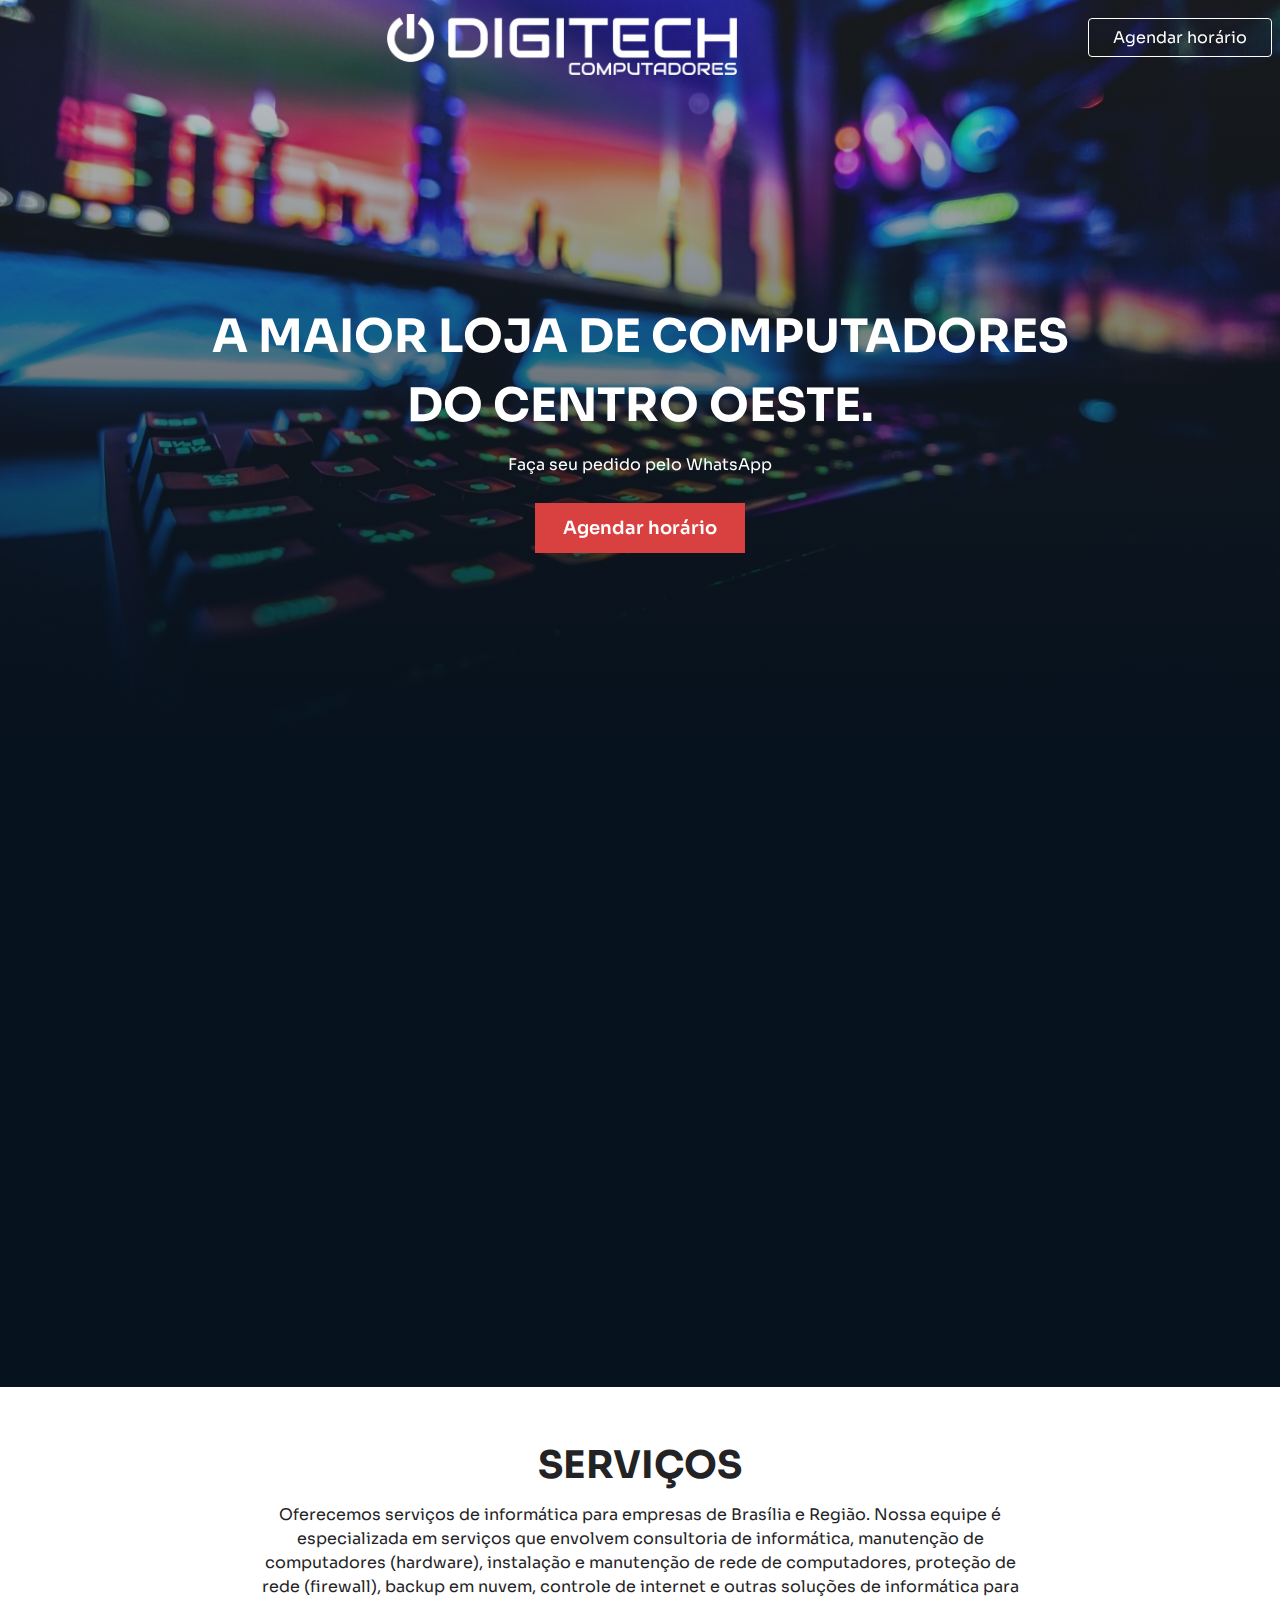
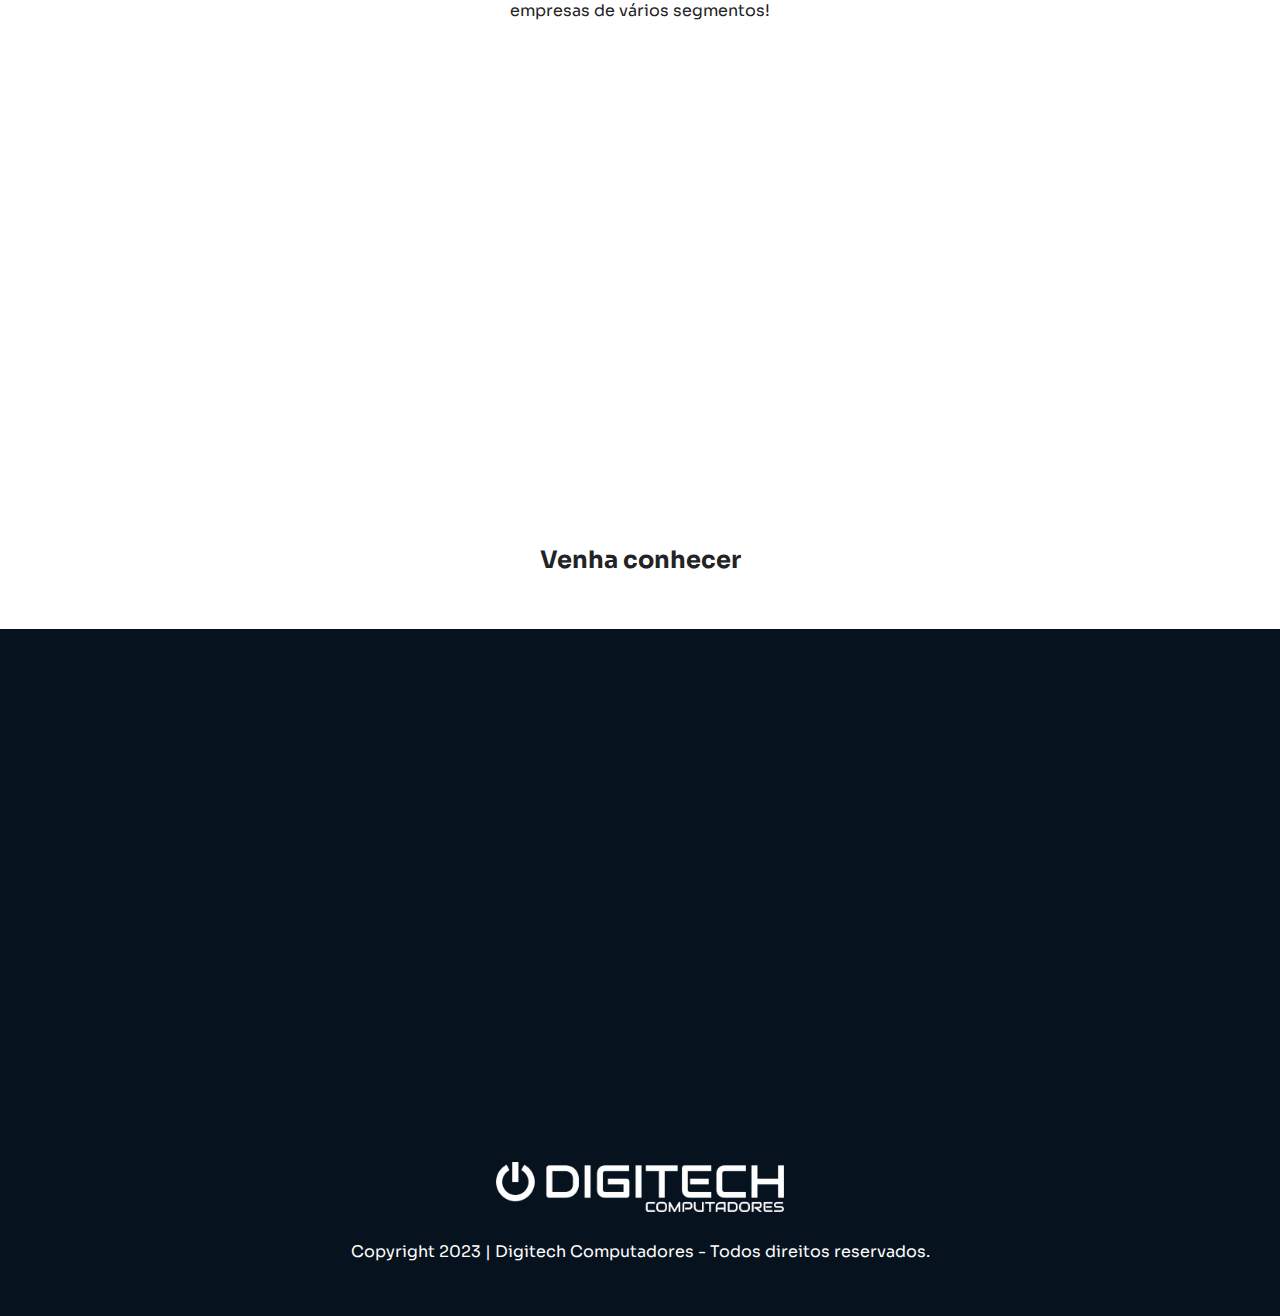
<file: Landing Page_Wellington/Landing Page/index.html>
<!DOCTYPE html>
<html lang="pt-br">
<head>
  <meta charset="UTF-8">
  <meta name="viewport" content="width=device-width, initial-scale=1.0">

  <link href="https://unpkg.com/aos@2.3.1/dist/aos.css" rel="stylesheet" />
  <link rel="preconnect" href="https://fonts.googleapis.com" />
  <link rel="preconnect" href="https://fonts.gstatic.com" crossorigin />
  <link href="https://fonts.googleapis.com/css2?family=Sora:wght@300;400;500;600&display=swap" rel="stylesheet" />

  <link rel="stylesheet" href="https://cdnjs.cloudflare.com/ajax/libs/font-awesome/6.0.0-beta3/css/all.min.css" integrity="sha512-Fo3rlrZj/k7ujTnHg4CGR2D7kSs0v4LLanw2qksYuRlEzO+tcaEPQogQ0KaoGN26/zrn20ImR1DfuLWnOo7aBA==" crossorigin="anonymous" referrerpolicy="no-referrer" />

  <link rel="stylesheet" href="style.css" />
  <script src="https://unpkg.com/aos@2.3.1/dist/aos.js"></script>


  <title>DigiTech - Computadores</title>
</head>
<body>
  <!-- HEADER -->
  <div class="bg-home">
    <header>

      <nav class="header-content container">
        <div class="header-icons" data-aos="fade-down">
          <a href="https://www.instagram.com/digitech/" target="_blank">
           <i class="fa-brands fa-instagram fa-2x"></i>   
          </a>
          <a href="https://www.facebook.com/digitech/" target="_blank">
            <i class="fa-brands fa-facebook fa-2x"></i>   
          </a>
          <a href="#">
            <i class="fa-brands fa-tiktok fa-2x"></i>   
          </a>
        </div>

        <div class="header-logo" data-aos="fade-up" data-aos-delay="300">
          <img 
            data-aos="flip-up"
            data-aos-delay="300"
            data-aos-duration="1500"
            src="./assets/logo digitech.png" 
            alt="aqui vai a logo"
          />
        </div>

        <div data-aos="fade-down">
          <a class="header-button" href="#">
            Agendar horário
          </a>
        </div>

      </nav>

      <main class="hero container" data-aos="fade-up" data-aos-delay="400">
        <h1>A MAIOR LOJA DE COMPUTADORES DO CENTRO OESTE.</h1>
        <p>Faça seu pedido pelo WhatsApp</p>
        <a 
          href="https://api.whatsapp.com/send?phone=5511000000000&text=Quero%20fazer%20um%20agendamento%20hoje!" 
          class="button-contact" 
          target="_blank"
        >
          Agendar horário
        </a>
      </main>

    </header>

  </div>

  <!-- ABOUT -->
  <section class="about">
    <div class="container about-content">
      <div data-aos="zoom-in" data-aos-delay="100">
        <img 
          src="assets/images.png" 
          alt="Imagem sobre a barbearia"
        />
      </div>

      <div 
        class="about-description"
        data-aos="zoom-out-left" data-aos-delay="250"
      >
        <h2>Sobre</h2>
        <p>A DigiTech é uma empresa que atua á mais de três anos no mercado de informática não só em Brasília, como em diversas regiões do Brasil.

          Trabalhando com Reconfigurações, Venda de Suprimentos e Acessórios para Computadores e Impressoras e um atendimento de qualidade, 
          conquistamos diversos Contratos de Prestação de Serviços com as maiores empresas de Brasília e Região.          
          Os produtos comercializados em nossa Loja são de primeira qualidade e têm total garantia pelo nosso fornecedor.</p>
        <p>Horário de funcionamento: <strong>09:00</strong> ás <strong>19:00</strong></p>
      </div>

    </div>
  </section>

  <!-- SERVICES -->

  <section class="services">

    <div class="services-content container">
      <h2>Serviços</h2>
      <p>Oferecemos serviços de informática para empresas de Brasília e Região. Nossa equipe é especializada em serviços
        que envolvem consultoria de informática, manutenção de computadores (hardware), instalação e manutenção de rede de computadores,
        proteção de rede (firewall), backup em nuvem, controle de internet e outras soluções de informática para empresas de vários segmentos!</p>
    </div>

    <section class="haircuts">

      <div class="haircut" data-aos="fade-up" data-aos-delay="150">
        <img
          src="assets/pc1.png"
          alt="Notebooks"
        />
        <div class="haircut-info">
          <strong>Notebooks</strong>
          <button>
            Consulte
          </button>
        </div>
      </div>

      <div class="haircut" data-aos="fade-up" data-aos-delay="250">
        <img
          src="assets/pc2.png"
          alt="Desktops"
        />
        <div class="haircut-info">
          <strong>Desktops</strong>
          <button>
            Consulte
          </button>
        </div>
      </div>

      <div class="haircut" data-aos="fade-up" data-aos-delay="400">
        <img
          src="assets/pc3.png"
          alt="Acessórios"
        />
        <div class="haircut-info">
          <strong>Acessórios</strong>
          <button>
            Consulte
          </button>
        </div>
      </div>

    </section>

  </section>

  <!-- FOOTER -->

  <div class="services">
    <h2>Venha conhecer</h2>
  </div>

  <iframe
  width="100%"
  src="https://www.google.com/maps/embed?pb=!1m18!1m12!1m3!1d7476.4115143508725!2d-54.58602051703828!3d-20.45674056051272!2m3!1f0!2f0!3f0!3m2!1i1024!2i768!4f13.1!3m3!1m2!1s0x9486e8954ac0b10d%3A0x7149aba0cb5688b8!2sShopping%20Campo%20Grande!5e0!3m2!1sen!2sbr!4v1688840244482!5m2!1sen!2sbr" width="600" height="450" style="border:0;" allowfullscreen="" loading="lazy" referrerpolicy="no-referrer-when-downgrade"></iframe>

  <footer class="footer">
    <div class="footer-icons">
      <a href="https://www.instagram.com/digitech/" target="_blank"">
        <i class="fa-brands fa-instagram fa-2x"></i>   
       </a>
       <a href="#">
         <i class="fa-brands fa-facebook fa-2x"></i>   
       </a>
       <a href="#">
         <i class="fa-brands fa-tiktok fa-2x"></i>   
       </a>
    </div>

    <div>
      <img 
        src="assets/logo digitech.png" height="50px"
        alt="Logo digitech"
      />
    </div>

    <p>Copyright 2023 | Digitech Computadores - Todos direitos reservados.</p>
  </footer>

  <!-- Button Whatsapp -->

  <a 
   href="https://api.whatsapp.com/send?phone=5561999639758&text=Quero%20fazer%20um%20site%20hoje!"
   class="btn-whatsapp"
   target="_blank"
   data-aos="zoom-in-up" data-aos-delay="400"
  >
    <img src="assets/whatssapp.svg" alt="Botao whatsapp" />
    <span class="tooltip-text">Agende seu horário</span>
  </a>


  <script src="script.js"></script>
</body>
</html>
</file>
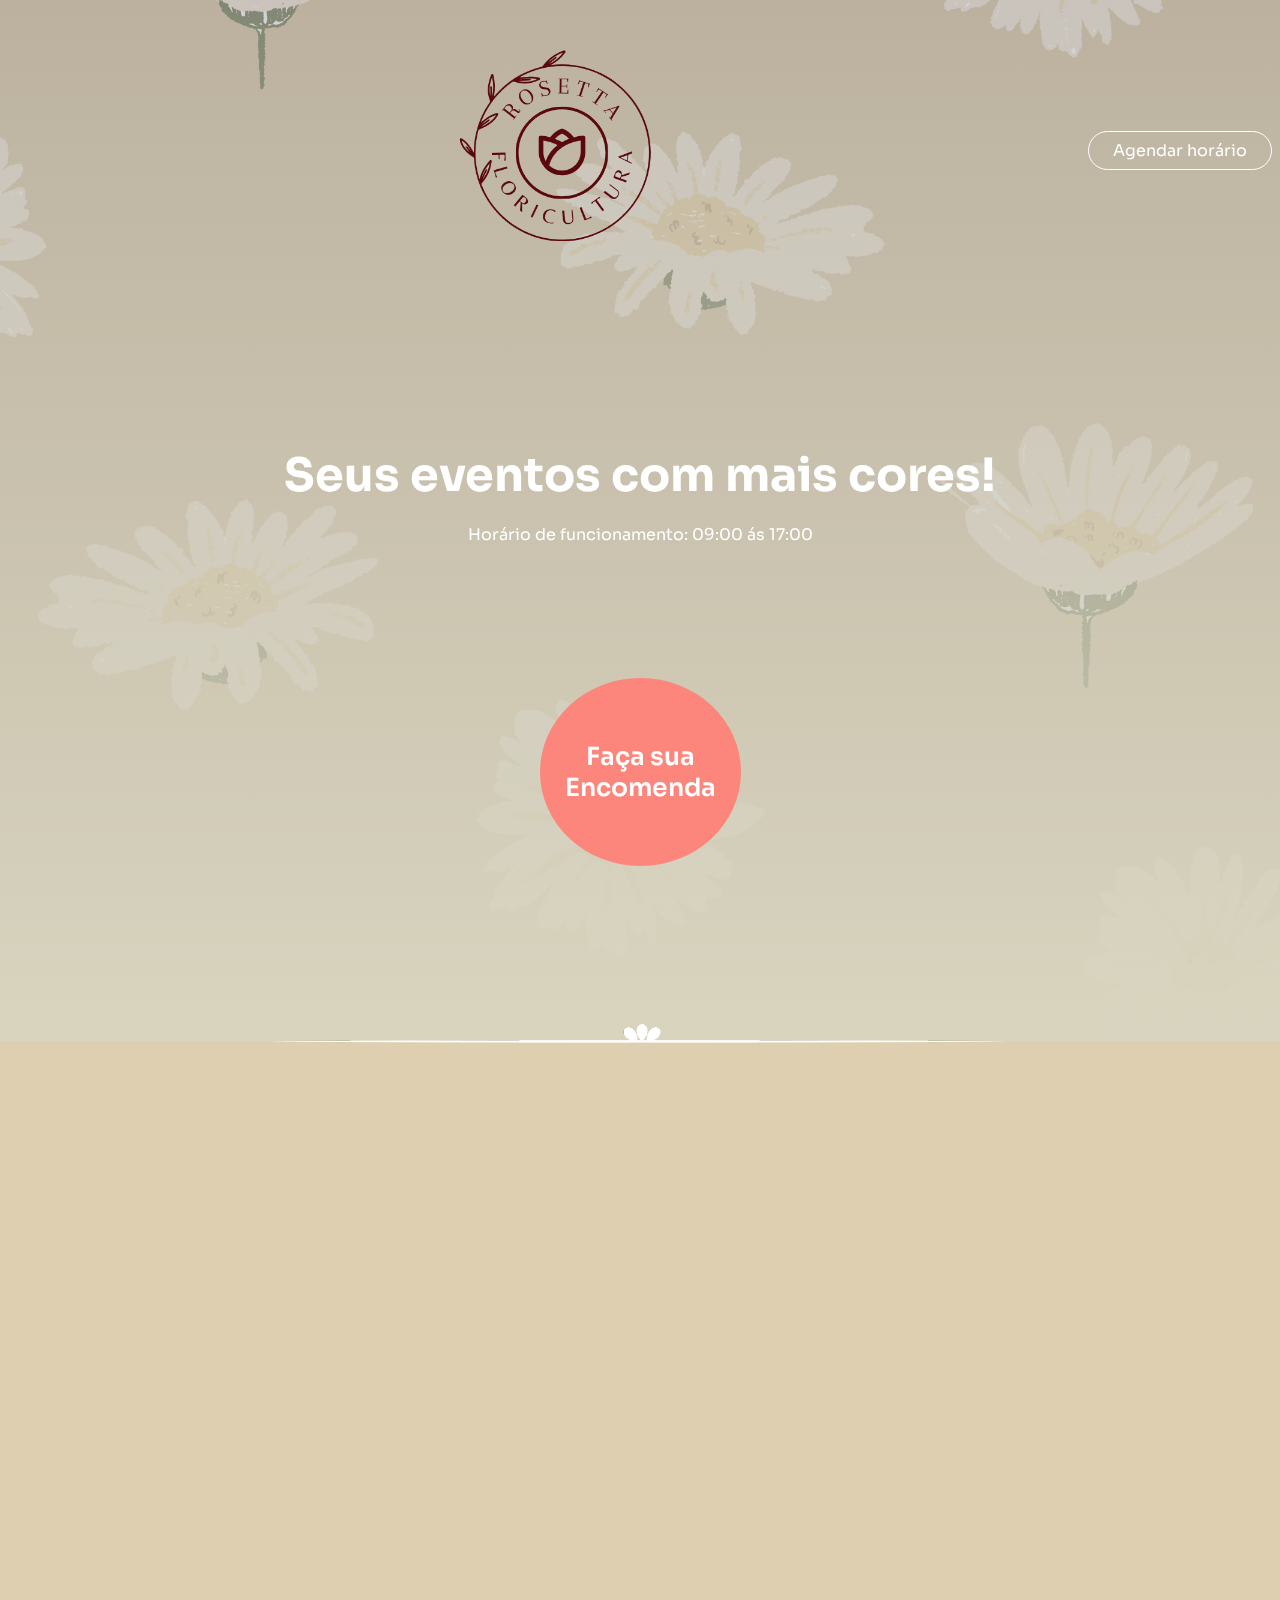
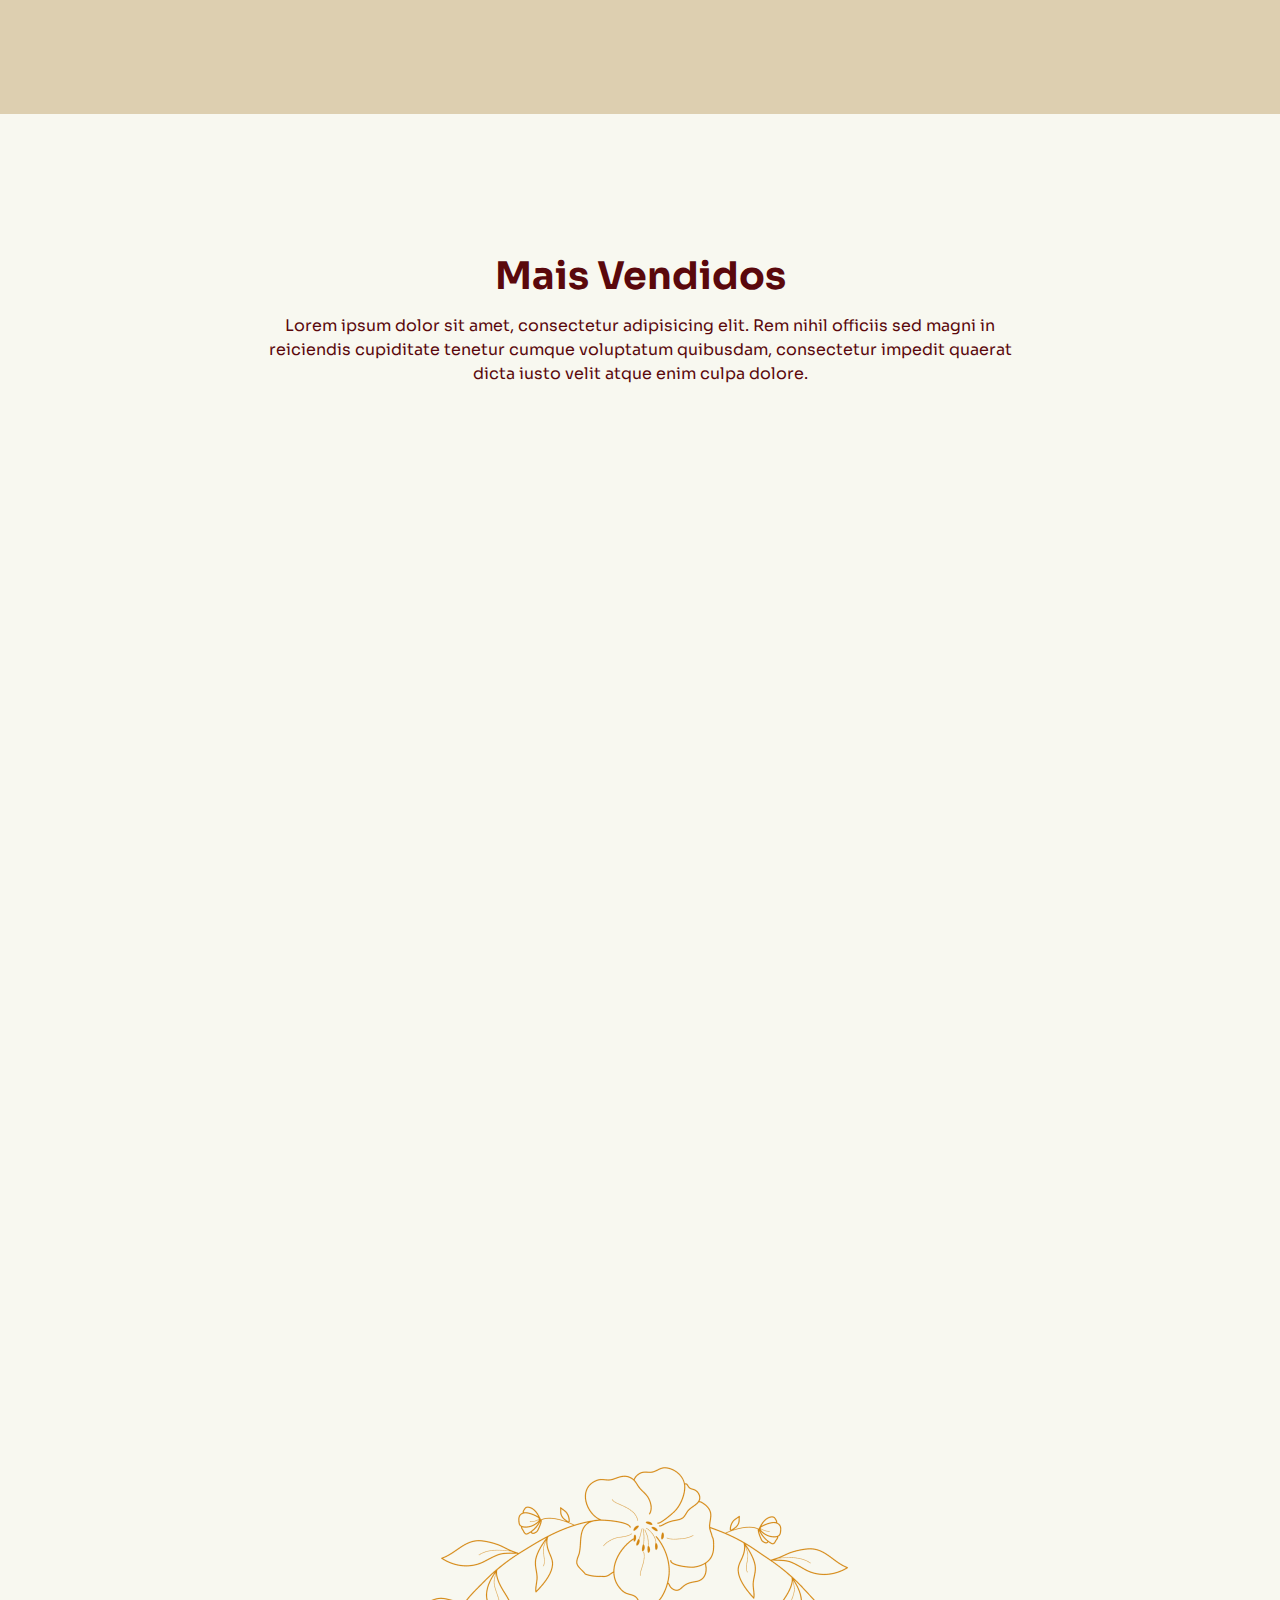
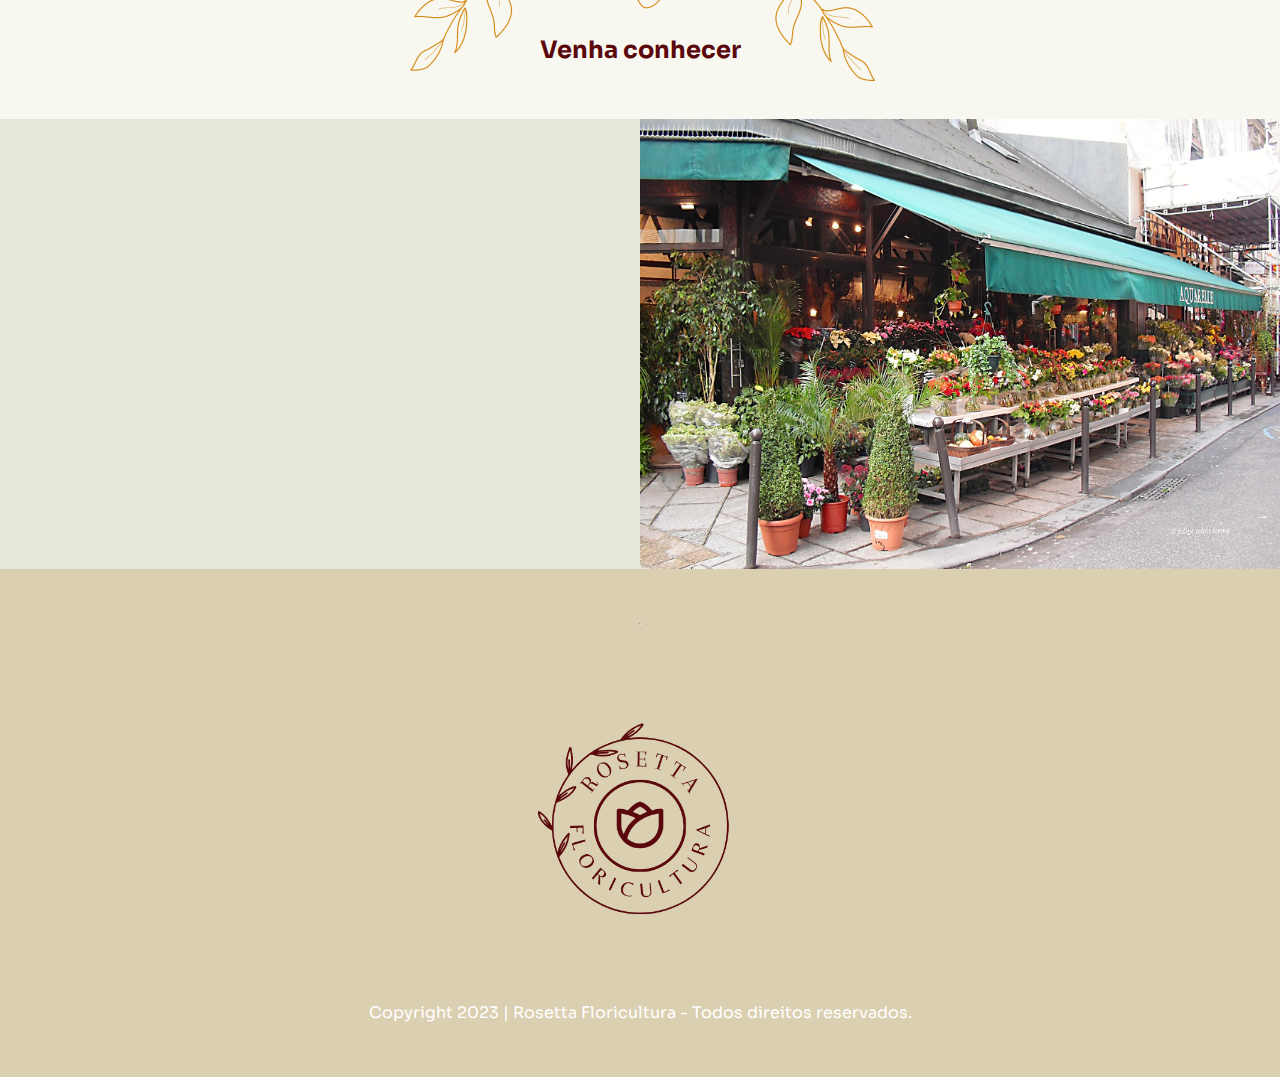
<file: Barbearia_Flavia/Barbearia/Landing Page/Landing Page/index.html>
<!DOCTYPE html>
<html lang="pt-br">
<head>
  <meta charset="UTF-8">
  <meta name="viewport" content="width=device-width, initial-scale=1.0">

  <link href="https://unpkg.com/aos@2.3.1/dist/aos.css" rel="stylesheet" />
  <link rel="preconnect" href="https://fonts.googleapis.com" />
  <link rel="preconnect" href="https://fonts.gstatic.com" crossorigin />
  <link href="https://fonts.googleapis.com/css2?family=Sora:wght@300;400;500;600&display=swap" rel="stylesheet" />

  <link rel="stylesheet" href="https://cdnjs.cloudflare.com/ajax/libs/font-awesome/6.0.0-beta3/css/all.min.css" integrity="sha512-Fo3rlrZj/k7ujTnHg4CGR2D7kSs0v4LLanw2qksYuRlEzO+tcaEPQogQ0KaoGN26/zrn20ImR1DfuLWnOo7aBA==" crossorigin="anonymous" referrerpolicy="no-referrer" />

  <link rel="stylesheet" href="style.css" />
  <script src="https://unpkg.com/aos@2.3.1/dist/aos.js"></script>


  <title>Rosetta</title>
</head>
<body>
  <!-- HEADER -->
  <div class="bg-home">
    <header>

      <nav class="header-content container">
        <div class="header-icons" data-aos="fade-down">
          <a href="https://www.instagram.com/floresonline/" target="_blank">
           <i class="fa-brands fa-instagram fa-2x"></i>   
          </a>
          <a href="https://pt-br.facebook.com/floresonline/" target="_blank">
            <i class="fa-brands fa-facebook fa-2x"></i>   
          </a>
          <a href="https://www.tiktok.com/@floriculturaamoreflocba/video/7197937459731107077">
            <i class="fa-brands fa-tiktok fa-2x"></i>   
          </a>
        </div>

        <div class="header-logo" data-aos="fade-up" data-aos-delay="300">
          <img 
            data-aos="flip-up"
            data-aos-delay="300"
            data-aos-duration="1500"
            src="./assets/logo1.png" 
            alt="aqui vai a logo"
            id="inicio"
          />
        </div>

        <div data-aos="fade-down">
          <a class="header-button" href="https://api.whatsapp.com/send?phone=5511000000000&text=Quero%20fazer%20um%20agendamento%20hoje!">
            Agendar horário
          </a>
        </div>

      </nav>

      <main class="hero container" data-aos="fade-up" data-aos-delay="400">
        <h1>Seus eventos com mais cores!</h1>
        <p>Horário de funcionamento: 09:00 ás 17:00</p>
        <br><br><br><br><br>
        <a 
          href="https://api.whatsapp.com/send?phone=5511000000000&text=Quero%20fazer%20um%20agendamento%20hoje!" 
          class="button-contact" 
          target="_blank"
        >
          Faça sua 
          <br>
          Encomenda
        </a>
      </main>
    
    </header>
    <div style="text-align: center;">
      <img src="assets/divcima.png" alt="" class="divcima">
    </div>
  </div>

  <!-- ABOUT -->
  <section class="about">
    <div class="container about-content">
      <div data-aos="zoom-in" data-aos-delay="100">
        <img 
          src="assets/flor.png"
          alt="Imagem sobre a barbearia";
        />
      </div>

      <div 
        class="about-description"
        data-aos="zoom-out-left" data-aos-delay="250"
      >
        <br><br><br><br><br>
        <div style="margin-top: -60px;">
          <div>
            <img src="assets/divisoria.png" alt="" class="divbaixo" style="margin-bottom: -20px;">
          </div>
            <h2>Sobre</h2>
            <p>Lorem ipsum dolor sit amet consectetur. Ornare eget pellentesque proin risus. Orci proin morbi vestibulum convallis leo vestibulum mus. Non duis augue eros mattis a quis sem sodales.</p>
            <p>Horário de funcionamento: <strong>09:00</strong> ás <strong>17:00</strong></p>
          </div>
          <div>
            <img src="assets/divisoria.png" alt="" class="divbaixo" style="margin-top: -20px;">
          </div>
        </div>

    </div>
  </section>

  <!-- SERVICES -->

  <section class="services">

    <div class="services-content container">
      <br><br><br><br>
      <h2>Mais Vendidos</h2>
      <p>Lorem ipsum dolor sit amet, consectetur adipisicing elit. Rem nihil officiis sed magni in reiciendis cupiditate tenetur cumque voluptatum quibusdam, consectetur impedit quaerat dicta iusto velit atque enim culpa dolore.</p>
    </div>
    <br><br><br>
    <section class="haircuts">

      <div class="haircut" data-aos="fade-up" data-aos-delay="150">
        <img
          src="assets/tulipa.jpg"
          alt="Corte normal"
        />
        <div class="haircut-info">
          <strong>Tulipas Amarelas</strong>
          <button>
            R$ 60,00
          </button>
        </div>
      </div>

      <div class="haircut1" data-aos="fade-up" data-aos-delay="250">
        <img
          src="assets/violeta.jpg"
          alt="Barba completa"
        />
        <div class="haircut-info">
          <strong>Violetas</strong>
          <button>
            R$ 35,00
          </button>
        </div>
      </div>

      <div class="haircut" data-aos="fade-up" data-aos-delay="400">
        <img
          src="assets/margarida.jpg"
          alt="Corte e barba"
        />
        <div class="haircut-info">
          <strong>Margaridas</strong>
          <button>
            R$ 25,00
          </button>
        </div>
      </div>
    </section>
    <section class="services1">
      <section class="haircuts1">

        <div class="haircut1" data-aos="fade-up" data-aos-delay="150">
          <img
            src="assets/tulipa1.webp"
            alt="Corte normal"
          />
          <div class="haircut-info">
            <strong>Tulipas Brancas</strong>
            <button>
              R$ 60,00
            </button>
          </div>
        </div>

        <div class="haircut1" data-aos="fade-up" data-aos-delay="250">
          <img
            src="assets/hortencia.webp"
            alt="Barba completa"
          />
          <div class="haircut-info">
            <strong>Hortências</strong>
            <button>
              R$ 20,00
            </button>
          </div>
        </div>

        <div class="haircut1" data-aos="fade-up" data-aos-delay="400">
          <img
            src="assets/orquideas.jpg"
            alt="Corte e barba"
          />
          <div class="haircut-info">
            <strong>Orquideas</strong>
            <button>
              R$ 55,00
            </button>
          </div>
        </div>
      </section>
    </section>
  </section>

  <!-- FOOTER -->

  <div class="services">
    <div>
      <img src="assets/arco.png" alt="" style="width: 500px; margin-top: -200px; margin-bottom: -150px;">
    </div>
    <h2>Venha conhecer</h2>
  </div>
  
  <iframe
  width="50%"
  src="https://www.google.com/maps/embed?pb=!1m18!1m12!1m3!1d7476.4115143508725!2d-54.58602051703828!3d-20.45674056051272!2m3!1f0!2f0!3f0!3m2!1i1024!2i768!4f13.1!3m3!1m2!1s0x9486e8954ac0b10d%3A0x7149aba0cb5688b8!2sShopping%20Campo%20Grande!5e0!3m2!1sen!2sbr!4v1688840244482!5m2!1sen!2sbr" width="700" height="450" style="border:0;" allowfullscreen="" loading="lazy" referrerpolicy="no-referrer-when-downgrade" class="mapa"></iframe>
  <img src="assets/floricultura2.jpg" alt="" class="floricultura">
  <footer class="footer">
    <hr class="hr1">
    <div class="footer-icons">
      <a href="https://www.instagram.com/floresonline/" target="_blank"">
        <i class="fa-brands fa-instagram fa-2x"></i>   
       </a>
       <a href="https://pt-br.facebook.com/floresonline/">
         <i class="fa-brands fa-facebook fa-2x"></i>   
       </a>
       <a href="https://www.tiktok.com/@floriculturaamoreflocba/video/7197937459731107077">
         <i class="fa-brands fa-tiktok fa-2x"></i>   
       </a>
    </div>

    <div>
      <a href="#inicio">
        <img 
        src="assets/logo1.png" 
        alt="Logo barbearia"
        class="logo2"
      />
      </a>
    </div>

    <p>Copyright 2023 | Rosetta Floricultura - Todos direitos reservados.</p>
  </footer>

  <!-- Button Whatsapp -->

  <a 
   href="https://api.whatsapp.com/send?phone=5561999639758&text=Quero%20fazer%20um%20site%20hoje!"
   class="btn-whatsapp"
   target="_blank"
   data-aos="zoom-in-up" data-aos-delay="400"
  >
    <img src="assets/cesta.png" alt="Botao whatsapp" />
    <span class="tooltip-text"><b>Faça sua encomenda</b></span>
  </a>


  <script src="script.js"></script>
</body>
</html>
</file>
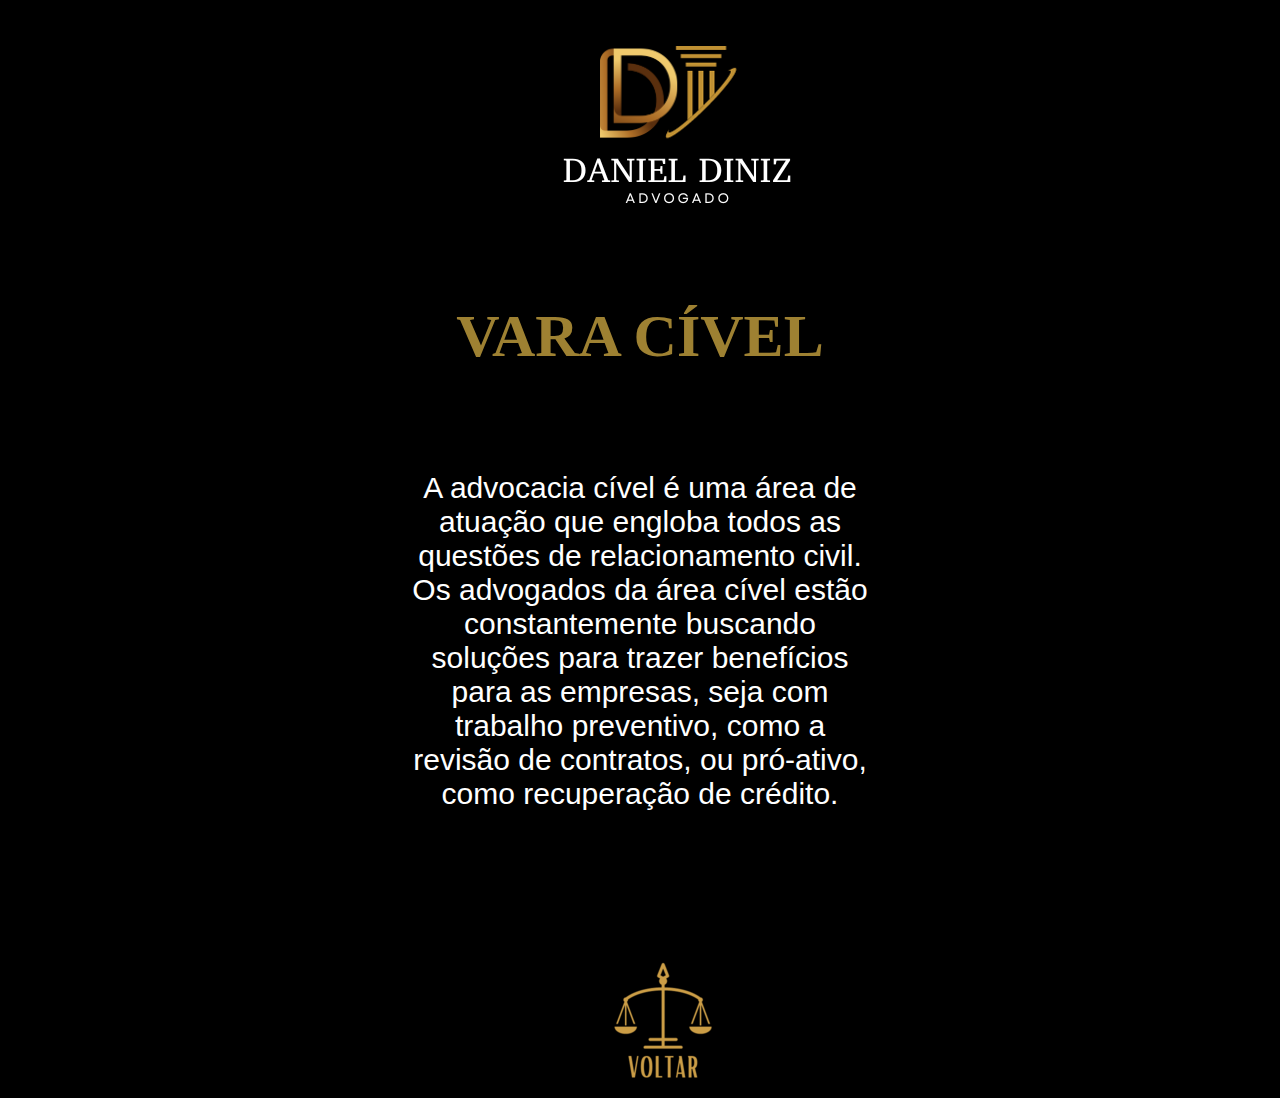
<file: Landing Page Adv_Antonia/Landing Page Adv/civel.html>
<!DOCTYPE html>
<html lang="en">
<head>
    <meta charset="UTF-8">
    <meta http-equiv="X-UA-Compatible" content="IE=edge">
    <meta name="viewport" content="width=device-width, initial-scale=1.0">
    <title>Advogado Daniel Diniz</title>
    <link rel="stylesheet" href="estilo_civel.css" />
</head>
<body>
    <header>
        <img src="assets/logo Daniel branco.png" alt="imagem logo">
    </header>

    <h1>VARA CÍVEL</h1>
    <p>
        A advocacia cível é uma área de atuação que engloba todos 
        as questões de relacionamento civil. 
        
        Os advogados da área cível estão constantemente
        buscando soluções para trazer benefícios para as empresas, 
        
        seja com trabalho preventivo, como a revisão de contratos, 
        
        ou pró-ativo, como recuperação de crédito.
    </p>

    <div class="button-voltar">
        <a href="./index.html"><img src="assets/Button.png"></a>
    </div>
</body>
</html>
</file>
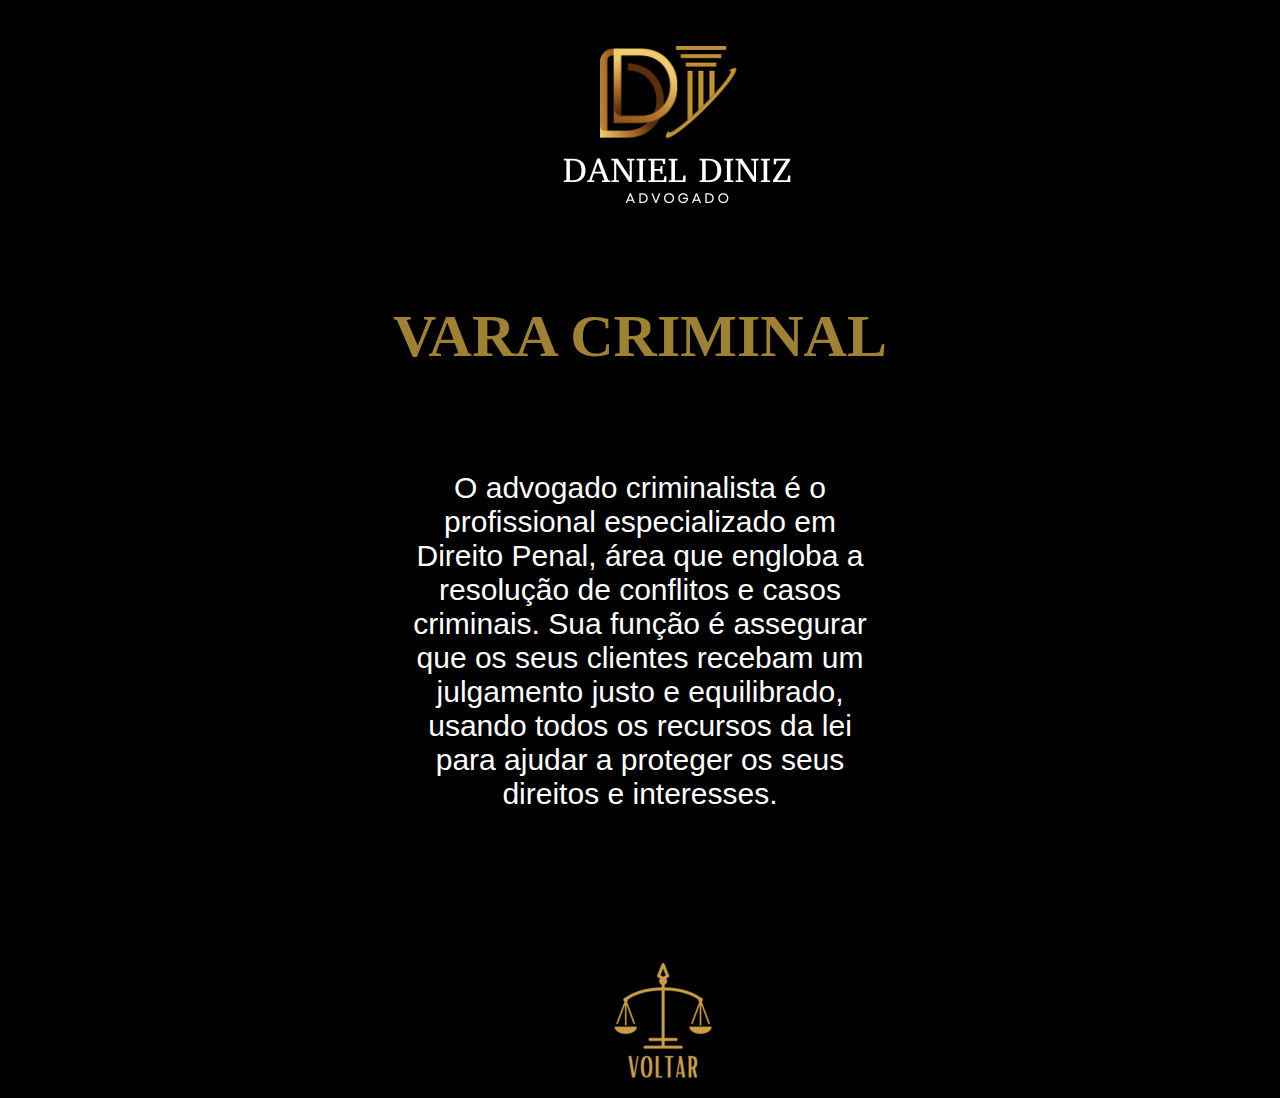
<file: Landing Page Adv_Antonia/Landing Page Adv/criminal.html>
<!DOCTYPE html>
<html lang="en">
<head>
    <meta charset="UTF-8">
    <meta http-equiv="X-UA-Compatible" content="IE=edge">
    <meta name="viewport" content="width=device-width, initial-scale=1.0">
    <title>Advogado Daniel Diniz</title>
    <link rel="stylesheet" href="estilo_criminal.css" />
</head>
<body>
    <header>
        <img src="assets/logo Daniel branco.png" alt="imagem logo">
    </header>

    <h1>VARA CRIMINAL</h1>
    <p>
        O advogado criminalista é o profissional especializado em Direito Penal, 
        área que engloba a resolução de conflitos e casos criminais. Sua função é 
        assegurar que os seus clientes recebam um julgamento justo e equilibrado, 
        usando todos os recursos da lei para ajudar a proteger os seus direitos e interesses.
    </p>
    
    <div class="button-voltar">
        <a href="./index.html"><img src="assets/Button.png"></a>
    </div>
</body>
</html>
</file>
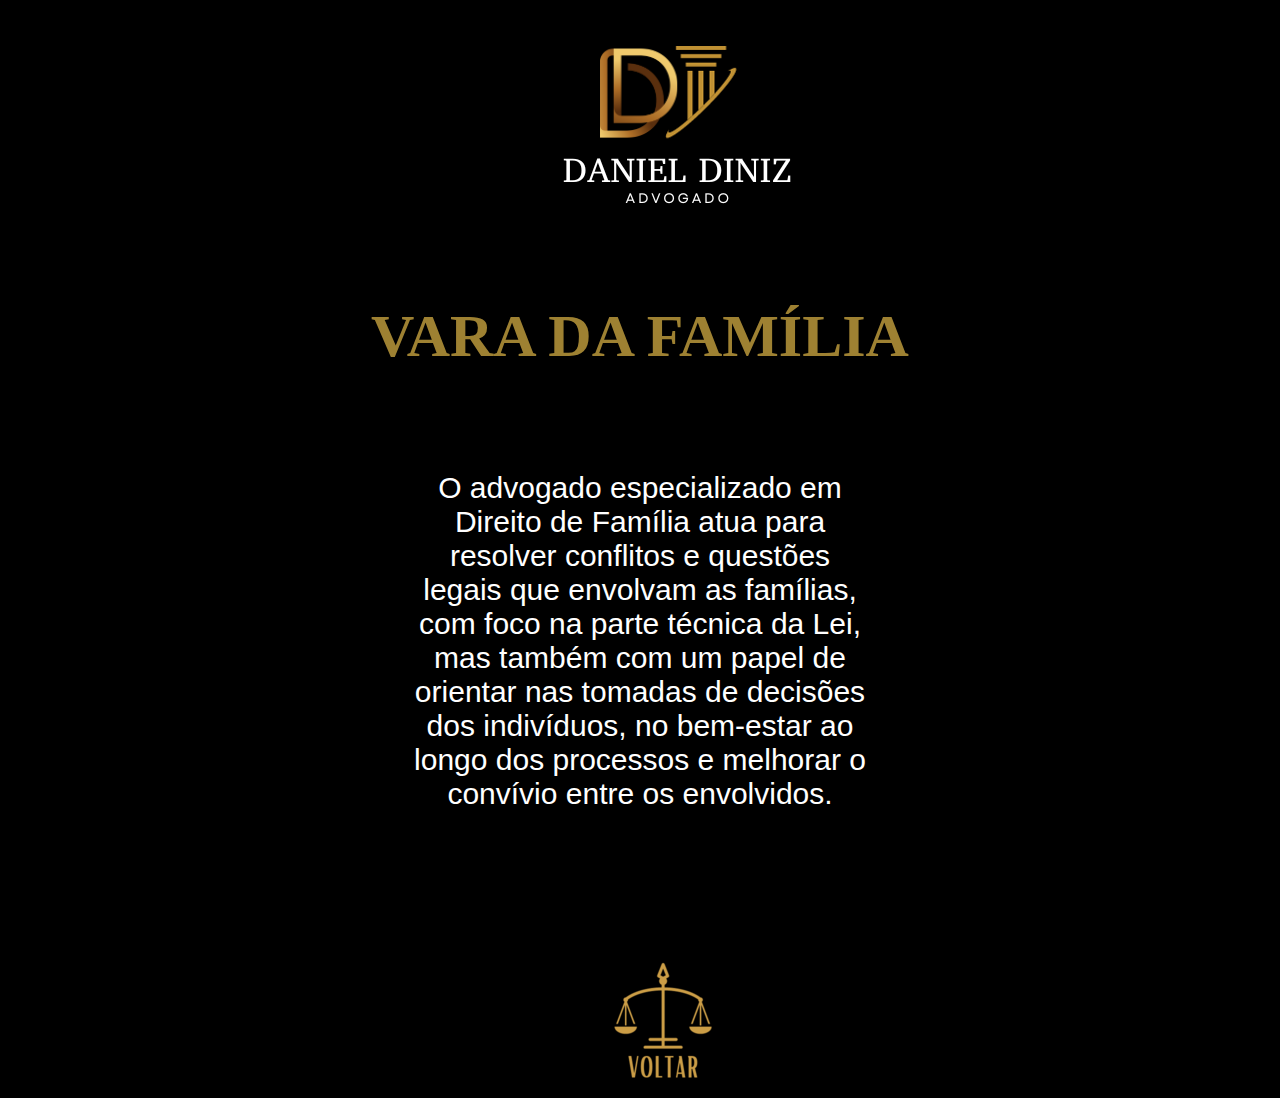
<file: Landing Page Adv_Antonia/Landing Page Adv/familiar.html>
<!DOCTYPE html>
<html lang="en">
<head>
    <meta charset="UTF-8">
    <meta http-equiv="X-UA-Compatible" content="IE=edge">
    <meta name="viewport" content="width=device-width, initial-scale=1.0">
    <title>Advogado Daniel Diniz</title>
    <link rel="stylesheet" href="estilo_familiar.css" />
</head>
<body>
    <header>
        <img src="assets/logo Daniel branco.png" alt="imagem logo">
    </header>

    <h1>VARA DA FAMÍLIA</h1>
    <p>
        O advogado especializado em Direito de Família atua para resolver 
        conflitos e questões legais que envolvam as famílias, com foco na 
        parte técnica da Lei, mas também com um papel de orientar nas tomadas 
        de decisões dos indivíduos, no bem-estar ao longo dos processos e 
        melhorar o convívio entre os envolvidos.
    </p>

    <div class="button-voltar">
        <a href="./index.html"><img src="assets/Button.png"></a>
    </div>
</body>
</html>
</file>
<file: barbearia_julia/Landing Page/style.css>
* {
  margin: 0;
  padding: 0;
  box-sizing: border-box;
  outline: 0;
}
html {
  scroll-behavior: smooth;
}

header {
  width: 100%;
}

.header-content {
  display: flex;
  align-items: center;
  justify-content: space-between;
}

i {
  color: #FFF;
}

.header-icons {
  display: flex;
  gap: 14px;
}

.header-icons a:hover i {
  animation: translateY 0.8s infinite alternate;
  color: #000000;
}

@keyframes translateY {
  from {
    transform: translateY(0) scale(1);
  }
  to {
    transform: translateY(-8px) scale(1.1);
  }
}
.header-button {
  border: 1px solid #000000;
  padding: 8px 24px;
  border-radius: 4px;
  color: #000000;
  background-color: transparent;
  transition: background-color 0.8s;
}

.header-button:hover {
  border: 1px solid #000000;
  background-color: #000000;
}

.header-logo {
  display: flex;
  align-items: center;
  justify-content: center;
  margin-top: 14px;
}

@media screen and (max-width: 768px) {
  .header-content {
    width: 100%;
    flex-direction: column;
    align-items: center;
    justify-content: center;
  }
  .header-content i {
    margin-top: 16px;
    font-size: 34px;
  }
  .header-logo img {
    width: 160px;
    margin-top: 46px;
  }
  .header-button {
    display: none;
  }
}
.container {
  max-width: 1440px;
  margin: 0 auto;
  padding: 0 8px;
}

.bg-home {
  position: relative;
}

.bg-home::before {
  content: "";
  display: block;
  position: absolute;
  background-image: url("imagens/Welcome\ to\ My\ Design\ Portfolio.png");
  left: 0;
  top: 0;
  width: 100%;
  height: 100%;
  z-index: -1;
  background-size: cover;
  background-repeat: no-repeat;
  background-position: 50% 0;
  opacity: 0.9;
}

.hero {
  color: #000000;
  min-height: 80vh;
  display: flex;
  flex-direction: column;
  align-items: center;
  justify-content: center;
  padding: 14px;
}
.hero h1 {
  text-align: center;
  line-height: 150%;
  max-width: 940px;
  font-size: 46px;
}
.hero p {
  text-align: center;
  margin: 14px 0;
}

.button-contact {
  padding: 14px 28px;
  color: #FFF;
  background-color: #000000;
  border: 0;
  font-size: 18px;
  font-weight: 600;
  margin: 14px 0;
}

.button-contact:hover {
  animation: scaleButton 0.8s alternate infinite;
}

@keyframes scaleButton {
  from {
    transform: scale(1);
  }
  to {
    transform: scale(1.07);
  }
}
@media screen and (max-width: 768px) {
  .hero {
    min-height: 60vh;
  }
  .hero h1 {
    font-size: 34px;
    padding: 0 14px;
    width: 100%;
  }
  .hero p {
    font-size: 14px;
  }
}
@media screen and (max-width: 480px) {
  .hero h1 {
    font-size: 24px;
  }
}
.about {
  background-color: #F4F1EB;
  overflow: hidden;
  color: #000000;
}

.about-content {
  display: flex;
  align-items: center;
  justify-content: center;
  gap: 14px;
  padding: 34px 14px 64px 14px;
}
.about-content img {
  max-width: 570px;
}

.about-content div {
  flex: 1;
}

.about-description h2 {
  font-size: 38px;
  margin-bottom: 24px;
}
.about-description p {
  margin-bottom: 14px;
  line-height: 150%;
}

@media screen and (max-width: 768px) {
  .about-content {
    flex-direction: column;
  }
}
.services {
  background-color:#F4F1EB;
  color: #232224;
  display: flex;
  flex-direction: column;
  align-items: center;
  justify-content: center;
  padding: 54px 14px;
}

.services-content h2 {
  text-transform: uppercase;
  text-align: center;
  font-size: 38px;
  margin-bottom: 14px;
}

.services-content p {
  line-height: 150%;
  margin-bottom: 14px;
  text-align: center;
  max-width: 780px;
}

.haircuts {
  display: flex;
  justify-content: center;
  align-items: center;
  gap: 16px;
  padding: 0 44px 34px 44px;
}

.haircut {
  flex: 1;
  display: flex;
  flex-direction: column;
  background-color: #F4F1EB;
  border-radius: 8px;
  overflow: hidden;
}
.haircut img {
  width: 100%;
  max-width: 354px;
  transition: transform 0.2s;
}

.haircut img:hover {
  transform: scale(1.2);
  z-index: 1;
}

.haircut-info {
  width: 100%;
  display: flex;
  justify-content: space-between;
  padding: 14px;
  background-color: #F4F1EB;
  z-index: 99;
}

.haircut-info button {
  color: #000000;
  background-color: #F4F1EB;
  padding: 4px 8px;
  border-radius: 4px;
  border: 0;
  cursor: default;
}

@media screen and (max-width: 768px) {
  .haircuts {
    flex-direction: column;
  }
  .haircut img {
    max-width: 740px;
  }
}
.footer {
  display: flex;
  flex-direction: column;
  align-items: center;
  justify-content: center;
  padding: 54px 0;
  gap: 24px;
  color: #000000;
}

.footer-icons {
  display: flex;
  gap: 8px;
  color: #000000;
}

.btn-whatsapp {
  position: fixed;
  bottom: 14px;
  right: 24px;
  z-index: 99;
}
.btn-whatsapp img {
  max-width: 74px;
  transition: transform 0.4s;
}
.btn-whatsapp img:hover {
  transform: scale(1.1);
}

.btn-whatsapp .tooltip-text {
  visibility: hidden;
  position: absolute;
  width: 120px;
  top: 8px;
  left: -144px;
  padding: 6px;
  border-radius: 8px;
  text-align: center;
  background-color: #232224;
  color: #000000;
  opacity: 0;
  transition: opacity 0.4s;
}

.btn-whatsapp:hover .tooltip-text {
  visibility: visible;
  opacity: 1;
}

@media screen and (max-width: 768px) {
  .btn-whatsapp img {
    max-width: 64px;
  }
}
body {
  font-family: 'Playfair Display', serif;
  width: 100%;
  height: 100vh;
  position: relative;
  background-color:#F4F1EB;
}

button {
  font-family: 'Playfair Display', serif;
  cursor: pointer;
}

svg {
  width: 100%;
}

img {
  width: 100%;
}

a {
  cursor: pointer;
  text-decoration: none;
}/*# sourceMappingURL=style.css.map */
</file>
<file: Landing Page Adv_Antonia/Landing Page Adv/style.css>
* {
  margin: 0;
  padding: 0;
  box-sizing: border-box;
  outline: 0;
}

header {
  width: 100%;
}

.header-content {
  display: flex;
  align-items: center;
  justify-content: space-between;
}

i {
  color: #FFF;
}

.header-icons {
  display: flex;
  gap: 14px;
}

.header-icons a:hover i {
  animation: translateY 0.8s infinite alternate;
  color: #a07a4e;
}

@keyframes translateY {
  from {
    transform: translateY(0) scale(1);
  }
  to {
    transform: translateY(-8px) scale(1.1);
  }
}
.header-button {
  border: 1px solid #FFF;
  padding: 8px 24px;
  border-radius: 4px;
  color: #FFF;
  background-color: transparent;
  transition: background-color 0.8s;
}

.header-button:hover {
  border: 1px solid #705029;
  background-color: #705029;
}

.header-logo {
  display: flex;
  align-items: center;
  justify-content: center;
  margin-top: 14px;
}

@media screen and (max-width: 768px) {
  .header-content {
    width: 100%;
    flex-direction: column;
    align-items: center;
    justify-content: center;
  }
  .header-content i {
    margin-top: 16px;
    font-size: 34px;
  }
  .header-logo img {
    width: 160px;
    margin-top: 46px;
  }
  .header-button {
    display: none;
  }
}
.container {
  max-width: 1440px;
  margin: 0 auto;
  padding: 0 8px;
}

.bg-home {
  position: relative;
}

.bg-home::before {
  content: "";
  display: block;
  position: absolute;
  background-image: linear-gradient(to bottom, rgba(6, 18, 30, 0.1), #06121e), url("./assets/balanca-da-justica.jpg");
  left: 0;
  top: 0;
  width: 100%;
  height: 100%;
  z-index: -1;
  background-size: cover;
  background-repeat: no-repeat;
  background-position: 50% 0;
  opacity: 0.9;
}

.hero {
  color: #FFF;
  min-height: 80vh;
  display: flex;
  flex-direction: column;
  align-items: center;
  justify-content: center;
  padding: 14px;
}
.hero h1 {
  text-align: center;
  line-height: 150%;
  max-width: 940px;
  font-size: 46px;
}
.hero p {
  text-align: center;
  margin: 14px 0;
}

.button-contact {
  padding: 14px 28px;
  color: #FFF;
  background-color: #705029;
  border: 0;
  font-size: 18px;
  font-weight: 600;
  margin: 14px 0;
}

.button-contact:hover {
  animation: scaleButton 0.8s alternate infinite;
}

@keyframes scaleButton {
  from {
    transform: scale(1);
  }
  to {
    transform: scale(1.07);
  }
}
@media screen and (max-width: 768px) {
  .hero {
    min-height: 60vh;
  }
  .hero h1 {
    font-size: 34px;
    padding: 0 14px;
    width: 100%;
  }
  .hero p {
    font-size: 14px;
  }
}
@media screen and (max-width: 480px) {
  .hero h1 {
    font-size: 24px;
  }
}
.about {
  background-color: #06121e;
  overflow: hidden;
  color: #FFF;
}

.about-content {
  display: flex;
  align-items: center;
  justify-content: center;
  gap: 14px;
  padding: 34px 14px 64px 14px;
}
.about-content img {
  max-width: 270px;
  margin-left: 40%;
}

.about-content div {
  flex: 1;
}

.about-description h2 {
  font-size: 38px;
  margin-bottom: 24px;
  margin-right: 10%;
}
.about-description p {
  margin-bottom: 14px;
  line-height: 150%;
  margin-right: 10%;
}

@media screen and (max-width: 768px) {
  .about-content {
    flex-direction: column;
  }
}
.services {
  background-color: #FFF;
  color: #232224;
  display: flex;
  flex-direction: column;
  align-items: center;
  justify-content: center;
  padding: 54px 14px;
}

.services-content h2 {
  text-transform: uppercase;
  text-align: center;
  font-size: 38px;
  margin-bottom: 14px;
}

.services-content p {
  line-height: 150%;
  margin-bottom: 14px;
  text-align: center;
  max-width: 780px;
}

.haircuts {
  display: flex;
  justify-content: center;
  align-items: center;
  gap: 16px;
  padding: 0 44px 34px 44px;
}

.haircut {
  flex: 1;
  display: flex;
  flex-direction: column;
  background-color: #FFF;
  border-radius: 8px;
  box-shadow: 0px -1px 17px -4px rgba(0, 0, 0, 0.45);
  overflow: hidden;
}
.haircut img {
  width: 100%;
  max-width: 354px;
  transition: transform 0.2s;
}

.haircut img:hover {
  transform: scale(1.2);
  z-index: 1;
}

.haircut-info {
  width: 100%;
  display: flex;
  justify-content: space-between;
  padding: 14px;
  background-color: #FFF;
  z-index: 99;
}

.haircut-info button {
  color: #FFF;
  background-color: #d94140;
  padding: 4px 8px;
  border-radius: 4px;
  border: 0;
  cursor: default;
}

@media screen and (max-width: 768px) {
  .haircuts {
    flex-direction: column;
  }
  .haircut img {
    max-width: 740px;
  }
}
.footer {
  display: flex;
  flex-direction: column;
  align-items: center;
  justify-content: center;
  padding: 54px 0;
  gap: 24px;
  color: #FFF;
}

.footer-icons {
  display: flex;
  gap: 8px;
  color: #FFF;
}

.btn-whatsapp {
  position: fixed;
  bottom: 14px;
  right: 24px;
  z-index: 99;
}
.btn-whatsapp img {
  max-width: 74px;
  transition: transform 0.4s;
}
.btn-whatsapp img:hover {
  transform: scale(1.1);
}

.btn-whatsapp .tooltip-text {
  visibility: hidden;
  position: absolute;
  width: 120px;
  top: 8px;
  left: -144px;
  padding: 6px;
  border-radius: 8px;
  text-align: center;
  background-color: #232224;
  color: #FFF;
  opacity: 0;
  transition: opacity 0.4s;
}

.btn-whatsapp:hover .tooltip-text {
  visibility: visible;
  opacity: 1;
}

@media screen and (max-width: 768px) {
  .btn-whatsapp img {
    max-width: 64px;
  }
}
body {
  font-family: "Sora", sans-serif;
  width: 100%;
  height: 100vh;
  position: relative;
  background-color: #06121e;
}

button {
  font-family: "Sora", sans-serif;
  cursor: pointer;
}

svg {
  width: 100%;
}

img {
  width: 100%;
}

a {
  cursor: pointer;
  text-decoration: none;
}/*# sourceMappingURL=style.css.map */
</file>
<file: Landing Page_Beatriz/Landing Page/style.css>
* {
  margin: 0;
  padding: 0;
  box-sizing: border-box;
  outline: 0;
}

header {
  width: 100%;
}

.header-content {
  display: flex;
  align-items: center;
  justify-content: space-between;
}

i {
  color: #FFF;
}

.header-icons {
  display: flex;
  gap: 14px;
}

.header-icons a:hover i {
  animation: translateY 0.8s infinite alternate;
  color: #d34040;
}

@keyframes translateY {
  from {
    transform: translateY(0) scale(1);
  }
  to {
    transform: translateY(-8px) scale(1.1);
  }
}
.header-button {
  border: 1px solid #FFF;
  padding: 8px 24px;
  border-radius: 4px;
  color: #FFF;
  background-color: transparent;
  transition: background-color 0.8s;
}

.header-button:hover {
  border: 1px solid #d34040;
  background-color: #d34040;
}

.header-logo {
  display: flex;
  align-items: center;
  justify-content: center;
  margin-top: 14px;
}

@media screen and (max-width: 768px) {
  .header-content {
    width: 100%;
    flex-direction: column;
    align-items: center;
    justify-content: center;
  }
  .header-content i {
    margin-top: 16px;
    font-size: 34px;
  }
  .header-logo img {
    width: 160px;
    margin-top: 46px;
  }
  .header-button {
    display: none;
  }
}
.container {
  max-width: 1440px;
  margin: 0 auto;
  padding: 0 8px;
}

.bg-home {
  position: relative;
}

.bg-home::before {
  content: "";
  display: block;
  position: absolute;
  background-image: linear-gradient(to bottom, rgba(6, 18, 30, 0.1), #06121e), url("spa.jpg");
  left: 0;
  top: 0;
  width: 100%;
  height: 100%;
  z-index: -1;
  background-size: cover;
  background-repeat: no-repeat;
  background-position: 50% 0;
  opacity: 0.9;
}

.hero {
  color: #FFF;
  min-height: 80vh;
  display: flex;
  flex-direction: column;
  align-items: center;
  justify-content: center;
  padding: 14px;
}
.hero h1 {
  text-align: center;
  line-height: 150%;
  max-width: 940px;
  font-size: 46px;
}
.hero p {
  text-align: center;
  margin: 14px 0;
}

.button-contact {
  padding: 14px 28px;
  color: #FFF;
  background-color: #d94140;
  border: 0;
  font-size: 18px;
  font-weight: 600;
  margin: 14px 0;
}

.button-contact:hover {
  animation: scaleButton 0.8s alternate infinite;
}

@keyframes scaleButton {
  from {
    transform: scale(1);
  }
  to {
    transform: scale(1.07);
  }
}
@media screen and (max-width: 768px) {
  .hero {
    min-height: 60vh;
  }
  .hero h1 {
    font-size: 34px;
    padding: 0 14px;
    width: 100%;
  }
  .hero p {
    font-size: 14px;
  }
}
@media screen and (max-width: 480px) {
  .hero h1 {
    font-size: 24px;
  }
}
.about {
  background-color: #682702e0;
  overflow: hidden;
  color: #FFF;
}

.about-content {
  display: flex;
  align-items: center;
  justify-content: center;
  gap: 14px;
  padding: 34px 14px 64px 14px;
}
.about-content img {
  max-width: 570px;
}

.about-content div {
  flex: 1;
}

.about-description h2 {
  font-size: 38px;
  margin-bottom: 24px;
}
.about-description p {
  margin-bottom: 14px;
  line-height: 150%;
}

@media screen and (max-width: 768px) {
  .about-content {
    flex-direction: column;
  }
}
.services {
  background-color: #FFF;
  color: #232224;
  display: flex;
  flex-direction: column;
  align-items: center;
  justify-content: center;
  padding: 54px 14px;
}

.services-content h2 {
  text-transform: uppercase;
  text-align: center;
  font-size: 38px;
  margin-bottom: 14px;
}

.services-content p {
  line-height: 150%;
  margin-bottom: 14px;
  text-align: center;
  max-width: 780px;
}

.haircuts {
  display: flex;
  justify-content: center;
  align-items: center;
  gap: 16px;
  padding: 0 44px 34px 44px;
}

.haircut {
  flex: 1;
  display: flex;
  flex-direction: column;
  background-color: #FFF;
  border-radius: 8px;
  box-shadow: 0px -1px 17px -4px rgba(0, 0, 0, 0.45);
  overflow: hidden;
}
.haircut img {
  width: 100%;
  max-width: 354px;
  transition: transform 0.2s;
}

.haircut img:hover {
  transform: scale(1.2);
  z-index: 1;
}

.haircut-info {
  width: 100%;
  display: flex;
  justify-content: space-between;
  padding: 14px;
  background-color: #FFF;
  z-index: 99;
}

.haircut-info button {
  color: #FFF;
  background-color: #d94140;
  padding: 4px 8px;
  border-radius: 4px;
  border: 0;
  cursor: default;
}

@media screen and (max-width: 768px) {
  .haircuts {
    flex-direction: column;
  }
  .haircut img {
    max-width: 740px;
  }
}
.footer {
  display: flex;
  flex-direction: column;
  align-items: center;
  justify-content: center;
  padding: 54px 0;
  gap: 24px;
  color: #FFF;
}

.footer-icons {
  display: flex;
  gap: 8px;
  color: #FFF;
}

.btn-whatsapp {
  position: fixed;
  bottom: 14px;
  right: 24px;
  z-index: 99;
}
.btn-whatsapp img {
  max-width: 74px;
  transition: transform 0.4s;
}
.btn-whatsapp img:hover {
  transform: scale(1.1);
}

.btn-whatsapp .tooltip-text {
  visibility: hidden;
  position: absolute;
  width: 120px;
  top: 8px;
  left: -144px;
  padding: 6px;
  border-radius: 8px;
  text-align: center;
  background-color: #232224;
  color: #FFF;
  opacity: 0;
  transition: opacity 0.4s;
}

.btn-whatsapp:hover .tooltip-text {
  visibility: visible;
  opacity: 1;
}

@media screen and (max-width: 768px) {
  .btn-whatsapp img {
    max-width: 64px;
  }
}
body {
  font-family: "Sora", sans-serif;
  width: 100%;
  height: 100vh;
  position: relative;
  background-color: #81320493;
}

button {
  font-family: "Sora", sans-serif;
  cursor: pointer;
}

svg {
  width: 100%;
}

img {
  width: 100%;
}

a {
  cursor: pointer;
  text-decoration: none;
}/*# sourceMappingURL=style.css.map */
</file>
<file: Landing Page_GabiPinheiro/Landing Page/style.css>
* {
  margin: 0;
  padding: 0;
  box-sizing: border-box;
  outline: 0;
}

header {
  width: 100%;
}

.header-content {
  display: flex;
  align-items: center;
  justify-content: space-between;
}

i {
  color: #FFF;
}

.header-icons {
  display: flex;
  gap: 14px;
}

.header-icons a:hover i {
  animation: translateY 0.8s infinite alternate;
  color:#880768;
}

@keyframes translateY {
  from {
    transform: translateY(0) scale(1);
  }
  to {
    transform: translateY(-8px) scale(1.1);
  }
}
.header-button {
  border: 1px solid #FFF;
  padding: 8px 24px;
  border-radius: 4px;
  color: #FFF;
  background-color: transparent;
  transition: background-color 0.8s;
}

.header-button:hover {
  border: 1px solid #880768;
  background-color: #880768;
}

.header-logo {
  display: flex;
  align-items: center;
  justify-content: center;
  margin-top: 14px;
}

@media screen and (max-width: 768px) {
  .header-content {
    width: 100%;
    flex-direction: column;
    align-items: center;
    justify-content: center;
  }
  .header-content i {
    margin-top: 16px;
    font-size: 34px;
  }
  .header-logo img {
    width: 160px;
    margin-top: 46px;
  }
  .header-button {
    display: none;
  }
}
.container {
  max-width: 1440px;
  margin: 0 auto;
  padding: 0 8px;
}

.bg-home {
  position: relative;
}

.bg-home::before {
  content: "";
  display: block;
  position: absolute;
  background-color:  #f8d6eb;
  left: 0;
  top: 0;
  width: 100%;
  height: 100%;
  z-index: -1;
  background-size: cover;
  background-repeat: no-repeat;
  background-position: 50% 0;
  opacity: 0.9;
}

.hero {
  color: #050505;
  min-height: 80vh;
  display: flex;
  flex-direction: column;
  align-items: center;
  justify-content: center;
  padding: 14px;
  font-family: 'Segoe UI', Tahoma, Geneva, Verdana, sans-serif;
}
.hero h1 {
  text-align: center;
  line-height: 150%;
  max-width: 940px;
  font-size: 46px;
}
.hero p {
  text-align: center;
  margin: 14px 0;
}

.button-contact {
  padding: 14px 28px;
  color: #FFF;
  background-color: #880768;
  border: 0;
  font-size: 18px;
  font-weight: 600;
  margin: 14px 0;
}

.button-contact:hover {
  animation: scaleButton 0.8s alternate infinite;
}

@keyframes scaleButton {
  from {
    transform: scale(1);
  }
  to {
    transform: scale(1.07);
  }
}
@media screen and (max-width: 768px) {
  .hero {
    min-height: 60vh;
  }
  .hero h1 {
    font-size: 34px;
    padding: 0 14px;
    width: 100%;
  }
  .hero p {
    font-size: 14px;
  }
}
@media screen and (max-width: 480px) {
  .hero h1 {
    font-size: 24px;
  }
}
.about {
  background-color: #040105;
  overflow: hidden;
  color: #FFF;
}

.about-content {
  display: flex;
  align-items: center;
  justify-content: center;
  gap: 14px;
  padding: 34px 14px 64px 14px;
}
.about-content img {
  max-width: 570px;
}

.about-content div {
  flex: 1;
}

.about-description h2 {
  font-size: 38px;
  margin-bottom: 24px;
}
.about-description p {
  margin-bottom: 14px;
  line-height: 150%;
}

@media screen and (max-width: 768px) {
  .about-content {
    flex-direction: column;
  }
}
.services {
  background-color: #FFF;
  color: #232224;
  display: flex;
  flex-direction: column;
  align-items: center;
  justify-content: center;
  padding: 54px 14px;
}

.services-content h2 {
  text-transform: uppercase;
  text-align: center;
  font-size: 38px;
  margin-bottom: 14px;
}

.services-content p {
  line-height: 150%;
  margin-bottom: 14px;
  text-align: center;
  max-width: 780px;
}

.haircuts {
  display: flex;
  justify-content: center;
  align-items: center;
  gap: 16px;
  padding: 0 44px 34px 44px;
}

.haircut {
  flex: 1;
  display: flex;
  flex-direction: column;
  background-color: #FFF;
  border-radius: 8px;
  box-shadow: 0px -1px 17px -4px rgba(0, 0, 0, 0.45);
  overflow: hidden;
}
.haircut img {
  width: 100%;
  max-width: 354px;
  transition: transform 0.2s;
}

.haircut img:hover {
  transform: scale(1.2);
  z-index: 1;
}

.haircut-info {
  width: 100%;
  display: flex;
  justify-content: space-between;
  padding: 14px;
  background-color: #FFF;
  z-index: 99;
}

.haircut-info button {
  color: #FFF;
  background-color: #880768;
  padding: 4px 8px;
  border-radius: 4px;
  border: 0;
  cursor: default;
}

@media screen and (max-width: 768px) {
  .haircuts {
    flex-direction: column;
  }
  .haircut img {
    max-width: 740px;
  }
}
.footer {
  display: flex;
  flex-direction: column;
  align-items: center;
  justify-content: center;
  padding: 54px 0;
  gap: 24px;
  color: #FFF;
}

.footer-icons {
  display: flex;
  gap: 8px;
  color: #FFF;
}

.btn-whatsapp {
  position: fixed;
  bottom: 14px;
  right: 24px;
  z-index: 99;
}
.btn-whatsapp img {
  max-width: 74px;
  transition: transform 0.4s;
}
.btn-whatsapp img:hover {
  transform: scale(1.1);
}

.btn-whatsapp .tooltip-text {
  visibility: hidden;
  position: absolute;
  width: 120px;
  top: 8px;
  left: -144px;
  padding: 6px;
  border-radius: 8px;
  text-align: center;
  background-color: #232224;
  color: #FFF;
  opacity: 0;
  transition: opacity 0.4s;
}

.btn-whatsapp:hover .tooltip-text {
  visibility: visible;
  opacity: 1;
}

@media screen and (max-width: 768px) {
  .btn-whatsapp img {
    max-width: 64px;
  }
}
body {
  font-family: "Sora", sans-serif;
  width: 100%;
  height: 100vh;
  position: relative;
  background-color: #f8d6eb;
}

button {
  font-family: "Sora", sans-serif;
  cursor: pointer;
}

svg {
  width: 100%;
}

img {
  width: 100%;
}

a {
  cursor: pointer;
  text-decoration: none;
}/*# sourceMappingURL=style.css.map */
</file>
<file: Landing Page_Wellington/Landing Page/style.css>
* {
  margin: 0;
  padding: 0;
  box-sizing: border-box;
  outline: 0;
}

header {
  width: 100%;
}

.header-content {
  display: flex;
  align-items: center;
  justify-content: space-between;
}

i {
  color: #FFF;
}

.header-icons {
  display: flex;
  gap: 14px;
}

.header-icons a:hover i {
  animation: translateY 0.8s infinite alternate;
  color: #d34040;
}

@keyframes translateY {
  from {
    transform: translateY(0) scale(1);
  }
  to {
    transform: translateY(-8px) scale(1.1);
  }
}
.header-button {
  border: 1px solid #FFF;
  padding: 8px 24px;
  border-radius: 4px;
  color: #FFF;
  background-color: transparent;
  transition: background-color 0.8s;
}

.header-button:hover {
  border: 1px solid #d34040;
  background-color: #d34040;
}

.header-logo {
  display: flex;
  align-items: center;
  justify-content: center;
  margin-top: 14px;
  width: 350px;
}

@media screen and (max-width: 768px) {
  .header-content {
    width: 100%;
    flex-direction: column;
    align-items: center;
    justify-content: center;
  }
  .header-content i {
    margin-top: 16px;
    font-size: 34px;
  }
  .header-logo img {
    width: 160px;
    margin-top: 46px;
  }
  .header-button {
    display: none;
  }
}
.container {
  max-width: 1440px;
  margin: 0 auto;
  padding: 0 8px;
}

.bg-home {
  position: relative;
}

.bg-home::before {
  content: "";
  display: block;
  position: absolute;
  background-image: linear-gradient(to bottom, rgba(6, 18, 30, 0.1), #06121e), url("./assets/bg.png");
  left: 0;
  top: 0;
  width: 100%;
  height: 100%;
  z-index: -1;
  background-size: cover;
  background-repeat: no-repeat;
  background-position: 50% 0;
  opacity: 0.9;
}

.hero {
  color: #FFF;
  min-height: 80vh;
  display: flex;
  flex-direction: column;
  align-items: center;
  justify-content: center;
  padding: 14px;
}
.hero h1 {
  text-align: center;
  line-height: 150%;
  max-width: 940px;
  font-size: 46px;
}
.hero p {
  text-align: center;
  margin: 14px 0;
}

.button-contact {
  padding: 14px 28px;
  color: #FFF;
  background-color: #d94140;
  border: 0;
  font-size: 18px;
  font-weight: 600;
  margin: 14px 0;
}

.button-contact:hover {
  animation: scaleButton 0.8s alternate infinite;
}

@keyframes scaleButton {
  from {
    transform: scale(1);
  }
  to {
    transform: scale(1.07);
  }
}
@media screen and (max-width: 768px) {
  .hero {
    min-height: 60vh;
  }
  .hero h1 {
    font-size: 34px;
    padding: 0 14px;
    width: 100%;
  }
  .hero p {
    font-size: 14px;
  }
}
@media screen and (max-width: 480px) {
  .hero h1 {
    font-size: 24px;
  }
}
.about {
  background-color: #06121e;
  overflow: hidden;
  color: #FFF;
}

.about-content {
  display: flex;
  align-items: center;
  justify-content: center;
  gap: 14px;
  padding: 34px 14px 64px 14px;
}
.about-content img {
  max-width: 570px;
}

.about-content div {
  flex: 1;
}

.about-description h2 {
  font-size: 38px;
  margin-bottom: 24px;
}
.about-description p {
  margin-bottom: 14px;
  line-height: 150%;
}

@media screen and (max-width: 768px) {
  .about-content {
    flex-direction: column;
  }
}
.services {
  background-color: #FFF;
  color: #232224;
  display: flex;
  flex-direction: column;
  align-items: center;
  justify-content: center;
  padding: 54px 14px;
}

.services-content h2 {
  text-transform: uppercase;
  text-align: center;
  font-size: 38px;
  margin-bottom: 14px;
}

.services-content p {
  line-height: 150%;
  margin-bottom: 14px;
  text-align: center;
  max-width: 780px;
}

.haircuts {
  display: flex;
  justify-content: center;
  align-items: center;
  gap: 16px;
  padding: 0 44px 34px 44px;
}

.haircut {
  flex: 1;
  display: flex;
  flex-direction: column;
  background-color: #FFF;
  border-radius: 8px;
  box-shadow: 0px -1px 17px -4px rgba(0, 0, 0, 0.45);
  overflow: hidden;
}
.haircut img {
  width: 100%;
  max-width: 354px;
  transition: transform 0.2s;
}

.haircut img:hover {
  transform: scale(1.2);
  z-index: 1;
}

.haircut-info {
  width: 100%;
  display: flex;
  justify-content: space-between;
  padding: 14px;
  background-color: #FFF;
  z-index: 99;
}

.haircut-info button {
  color: #FFF;
  background-color: #d94140;
  padding: 4px 8px;
  border-radius: 4px;
  border: 0;
  cursor: default;
}

@media screen and (max-width: 768px) {
  .haircuts {
    flex-direction: column;
  }
  .haircut img {
    max-width: 740px;
  }
}
.footer {
  display: flex;
  flex-direction: column;
  align-items: center;
  justify-content: center;
  padding: 54px 0;
  gap: 24px;
  color: #FFF;
  
}

.footer-icons {
  display: flex;
  gap: 8px;
  color: #FFF;
}

.btn-whatsapp {
  position: fixed;
  bottom: 14px;
  right: 24px;
  z-index: 99;
}
.btn-whatsapp img {
  max-width: 74px;
  transition: transform 0.4s;
}
.btn-whatsapp img:hover {
  transform: scale(1.1);
}

.btn-whatsapp .tooltip-text {
  visibility: hidden;
  position: absolute;
  width: 120px;
  top: 8px;
  left: -144px;
  padding: 6px;
  border-radius: 8px;
  text-align: center;
  background-color: #232224;
  color: #FFF;
  opacity: 0;
  transition: opacity 0.4s;
}

.btn-whatsapp:hover .tooltip-text {
  visibility: visible;
  opacity: 1;
}

@media screen and (max-width: 768px) {
  .btn-whatsapp img {
    max-width: 64px;
  }
}
body {
  font-family: "Sora", sans-serif;
  width: 100%;
  height: 100vh;
  position: relative;
  background-color: #06121e;
}

button {
  font-family: "Sora", sans-serif;
  cursor: pointer;
}

svg {
  width: 100%;
}

img {
  width: 100%;
}

a {
  cursor: pointer;
  text-decoration: none;
}/*# sourceMappingURL=style.css.map */
</file>
<file: Barbearia_Flavia/Barbearia/Landing Page/Landing Page/style.css>
* {
  margin: 0;
  padding: 0;
  box-sizing: border-box;
  outline: 0;
}

header {
  width: 100%;
}

.header-content {
  display: flex;
  align-items: center;
  justify-content: space-between;
}

i {
  color: #FFF;
}

.header-icons {
  display: flex;
  gap: 14px;
}

.header-icons a:hover i {
  animation: translateY 0.8s infinite alternate;
  color: #5A080C;
}

@keyframes translateY {
  from {
    transform: translateY(0) scale(1);
  }
  to {
    transform: translateY(-8px) scale(1.1);
  }
}
.header-button {
  border: 1px solid #FFF;
  padding: 8px 24px;
  border-radius: 50px;
  color: #FFF;
  background-color: transparent;
  transition: background-color 0.8s;
}

.header-button:hover {
  border: 1px solid #5A080C;
  background-color: #5A080C;
}

.header-logo {
  display: flex;
  align-items: center;
  justify-content: center;
  margin-top: 0px;
  width: 300px;
}

@media screen and (max-width: 768px) {
  .header-content {
    width: 100%;
    flex-direction: column;
    align-items: center;
    justify-content: center;
  }
  .header-content i {
    margin-top: 16px;
    font-size: 34px;
  }
  .header-logo img {
    width: 160px;
    margin-top: 46px;
  }
  .header-button {
    display: none;
  }
}
.container {
  max-width: 1440px;
  margin: 0 auto;
  padding: 0 8px;
}

.bg-home {
  position: relative;
}

.bg-home::before {
  content: "";
  display: block;
  position: absolute;
  background-image: linear-gradient(to bottom, rgba(6, 18, 30, 0.1), #f0ead1), url("./assets/bg2.jpg");
  left: 0;
  top: 0;
  width: 100%;
  height: 100%;
  z-index: -1;
  background-size: cover;
  background-repeat: no-repeat;
  background-position: 20% 0;
  opacity: 0.9;
}

.hero {
  color: #FFF;
  min-height: 80vh;
  display: flex;
  flex-direction: column;
  align-items: center;
  justify-content: center;
  padding: 14px;
  
  text-align: center;
}
.hero h1 {
  text-align: center;
  line-height: 150%;
  max-width: 940px;
  font-size: 46px;
}
.hero p {
  text-align: center;
  margin: 14px 0;
}

.button-contact {
  padding: 63px 25px;
  color: #FFF;
  background-color: #fc857c;
  border: 0;
  font-size: 25px;
  font-weight: 600;
  margin: 14px 0;
  border-radius: 50%;
  
}

.button-contact:hover {
  animation: scaleButton 0.8s alternate infinite;
}

@keyframes scaleButton {
  from {
    transform: scale(1);
  }
  to {
    transform: scale(1.07);
  }
}
@media screen and (max-width: 768px) {
  .hero {
    min-height: 60vh;
  }
  .hero h1 {
    font-size: 34px;
    padding: 0 14px;
    width: 100%;
  }
  .hero p {
    font-size: 14px;
  }
}
@media screen and (max-width: 480px) {
  .hero h1 {
    font-size: 24px;
  }
}
.about {
  background-color: #ddcfb0;
  overflow: hidden;
  color: #FFF;
}

.about-content {
  display: flex;
  align-items: center;
  justify-content: center;
  gap: 14px;
  padding: 34px 14px 64px 14px;
}
.about-content img {
  max-width: 570px;
}

.about-content div {
  flex: 1;
}

.about-description h2 {
  font-size: 38px;
  margin-bottom: 24px;
  color: #5A080C;
}
.about-description p {
  margin-bottom: 14px;
  line-height: 150%;
  color: #5A080C;
}

@media screen and (max-width: 768px) {
  .about-content {
    flex-direction: column;
  }
}

.services {
  background-color: #F8F8F0;
  color: #5A080C;
  display: flex;
  flex-direction: column;
  align-items: center;
  justify-content: center;
  padding: 54px 14px;
}

.services-content h2 {
  text-align: center;
  font-size: 38px;
  margin-bottom: 14px;
  color: #5A080C;
}

.services-content p {
  line-height: 150%;
  margin-bottom: 14px;
  text-align: center;
  max-width: 780px;
  color: #5A080C;
}

.haircuts {
  display: flex;
  justify-content: center;
  align-items: center;
  gap: 16px;
  padding: 0 44px 34px 44px;

}

.haircut {
  flex: 1;
  display: flex;
  flex-direction: column;
  background-color: #FFF;
  border-radius: 8px;
  box-shadow: 0px -1px 25px -4px #e7c886;
  overflow: hidden;
  width: 336px;
}

.services1 {
  background-color: #F8F8F0;
  color: #5A080C;
  display: flex;
  flex-direction: column;
  align-items: center;
  justify-content: center;
  padding: 54px 14px;
  width: 85%;
  margin-top: -20px;
}
.haircuts1 {
  display: flex;
  justify-content: center;
  align-items: center;
  gap: 16px;
  padding: 0 44px 34px 44px;
}

.haircut1 {
  flex: 1;
  display: flex;
  flex-direction: column;
  background-color: #FFF;
  border-radius: 8px;
  box-shadow: 0px -1px 25px -4px #e7c886;
  overflow: hidden;
}

@media screen and (max-width: 768px) {
  .haircuts1 {
    flex-direction: column;
  }
  .haircut1 img {
    max-width: 740px;
  }
}

.haircut1 img {
  width: 100%;
  max-width: 354px;
  transition: transform 0.2s;
}

.haircut1 img:hover {
  transform: scale(1.2);
  z-index: 1;
}






.haircut img {
  width: 100%;
  max-width: 354px;
  transition: transform 0.2s;
}

.haircut img:hover {
  transform: scale(1.2);
  z-index: 1;
}

.haircut-info {
  width: 100%;
  display: flex;
  justify-content: space-between;
  padding: 14px;
  background-color: #FFF;
  z-index: 99;
}

.haircut-info button {
  color: #FFF;
  background-color: #fb6c64;
  padding: 4px 8px;
  border-radius: 4px;
  border: 0;
  cursor: default;
}

@media screen and (max-width: 768px) {
  .haircuts {
    flex-direction: column;
  }
  .haircut img {
    max-width: 740px;
  }
}





.footer {
  display: flex;
  flex-direction: column;
  align-items: center;
  justify-content: center;
  padding: 54px 0;
  gap: 24px;
  color: #FFF;
  background-color: #DBCFB1;
  margin-top: -5px;
}
.hr1 { 
  background-color: #fc857c;
}
.footer-icons {
  display: flex;
  gap: 8px;
  color: #FFF;
}

.btn-whatsapp {
  position: fixed;
  bottom: 14px;
  right: 24px;
  z-index: 99;
}
.btn-whatsapp img {
  max-width: 74px;
  transition: transform 0.4s;
}
.btn-whatsapp img:hover {
  transform: scale(1.1);
}

.btn-whatsapp .tooltip-text {
  visibility: hidden;
  position: absolute;
  width: 120px;
  top: 8px;
  left: -144px;
  padding: 6px;
  border-radius: 8px;
  text-align: center;
  background-color: white;
  color: #5A080C;
  opacity: 0;
  transition: opacity 0.4s;
}

.btn-whatsapp:hover .tooltip-text {
  visibility: visible;
  opacity: 1;
}

@media screen and (max-width: 768px) {
  .btn-whatsapp img {
    max-width: 64px;
  }
}
body {
  font-family: "Sora", sans-serif;
  width: 100%;
  height: 100vh;
  position: relative;
  background-color: #06121e;
}

button {
  font-family: "Sora", sans-serif;
  cursor: pointer;
}

svg {
  width: 100%;
}

img {
  width: 100%;
}

a {
  cursor: pointer;
  text-decoration: none;
}/*# sourceMappingURL=style.css.map */
.bg2 {
  width: 100%;
}
.logo2 {
  width: 300px;
}
.mapa {
  background-color: #e6e6d9;
}
.floricultura {
  width: 50%;
  height: 450px;
  right: 30px;
  margin-left: -4px;
}
.divcima {
  margin-top: -100px;
  margin-bottom: -57px;
  width: 800px;
  text-align: center;
}
</file>
<file: Landing Page Adv_Antonia/Landing Page Adv/estilo_civel.css>
body {
    background: black;
}

img {
    margin-left: 43%;
}

h1{
color: rgb(158, 129, 50);
text-align: center;
font-size: 60px;
}

p {
    color: white;
    text-align: center;
    margin-left: 400px;
    margin-right: 400px;
    margin-top: 100px;
    margin-bottom: 150px;
    font-size: 30px;
    font-family: sans-serif;
}
.button-voltar {
    margin-left: 7%;
}

a :active {
    color: white;
}

a :hover {
    color: rgb(95, 76, 24);
}

a {
text-decoration: none;
}
</file>
<file: Landing Page Adv_Antonia/Landing Page Adv/estilo_criminal.css>
body {
    background: black;
}

img {
    margin-left: 43%;
}

h1{
color: rgb(158, 129, 50);
text-align: center;
font-size: 60px;
}

p {
    color: white;
    text-align: center;
    margin-left: 400px;
    margin-right: 400px;
    margin-top: 100px;
    margin-bottom: 150px;
    font-size: 30px;
    font-family: sans-serif;
}
.button-voltar {
    margin-left: 7%;
}

a :active {
    color: white;
}

a :hover {
    color: rgb(95, 76, 24);
}

a {
text-decoration: none;
}
</file>
<file: Landing Page Adv_Antonia/Landing Page Adv/estilo_familiar.css>
body {
    background: black;
}

img {
    margin-left: 43%;
}

h1{
color: rgb(158, 129, 50);
text-align: center;
font-size: 60px;
}

p {
    color: white;
    text-align: center;
    margin-left: 400px;
    margin-right: 400px;
    margin-top: 100px;
    margin-bottom: 150px;
    font-size: 30px;
    font-family: sans-serif;
}
.button-voltar {
    margin-left: 7%;
}

a :active {
    color: white;
}

a :hover {
    color: rgb(95, 76, 24);
}

a {
text-decoration: none;
}
</file>
